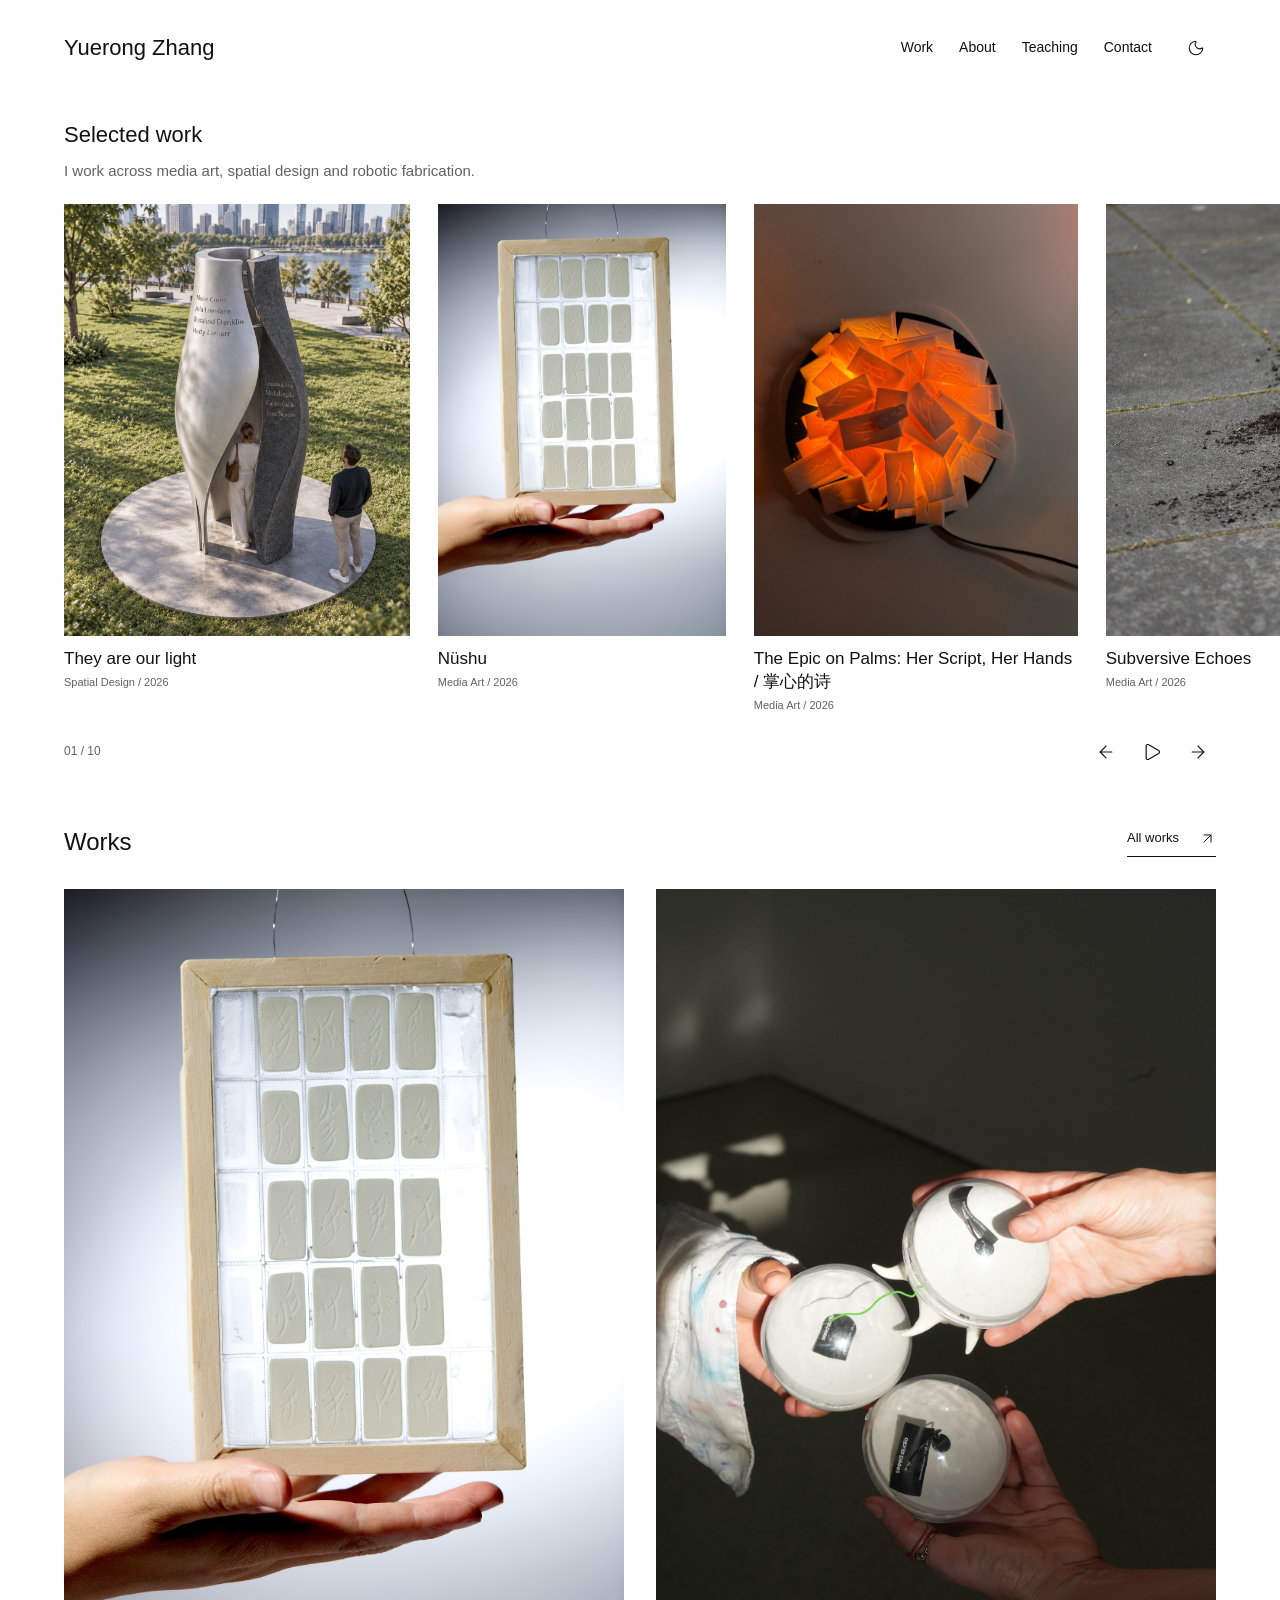
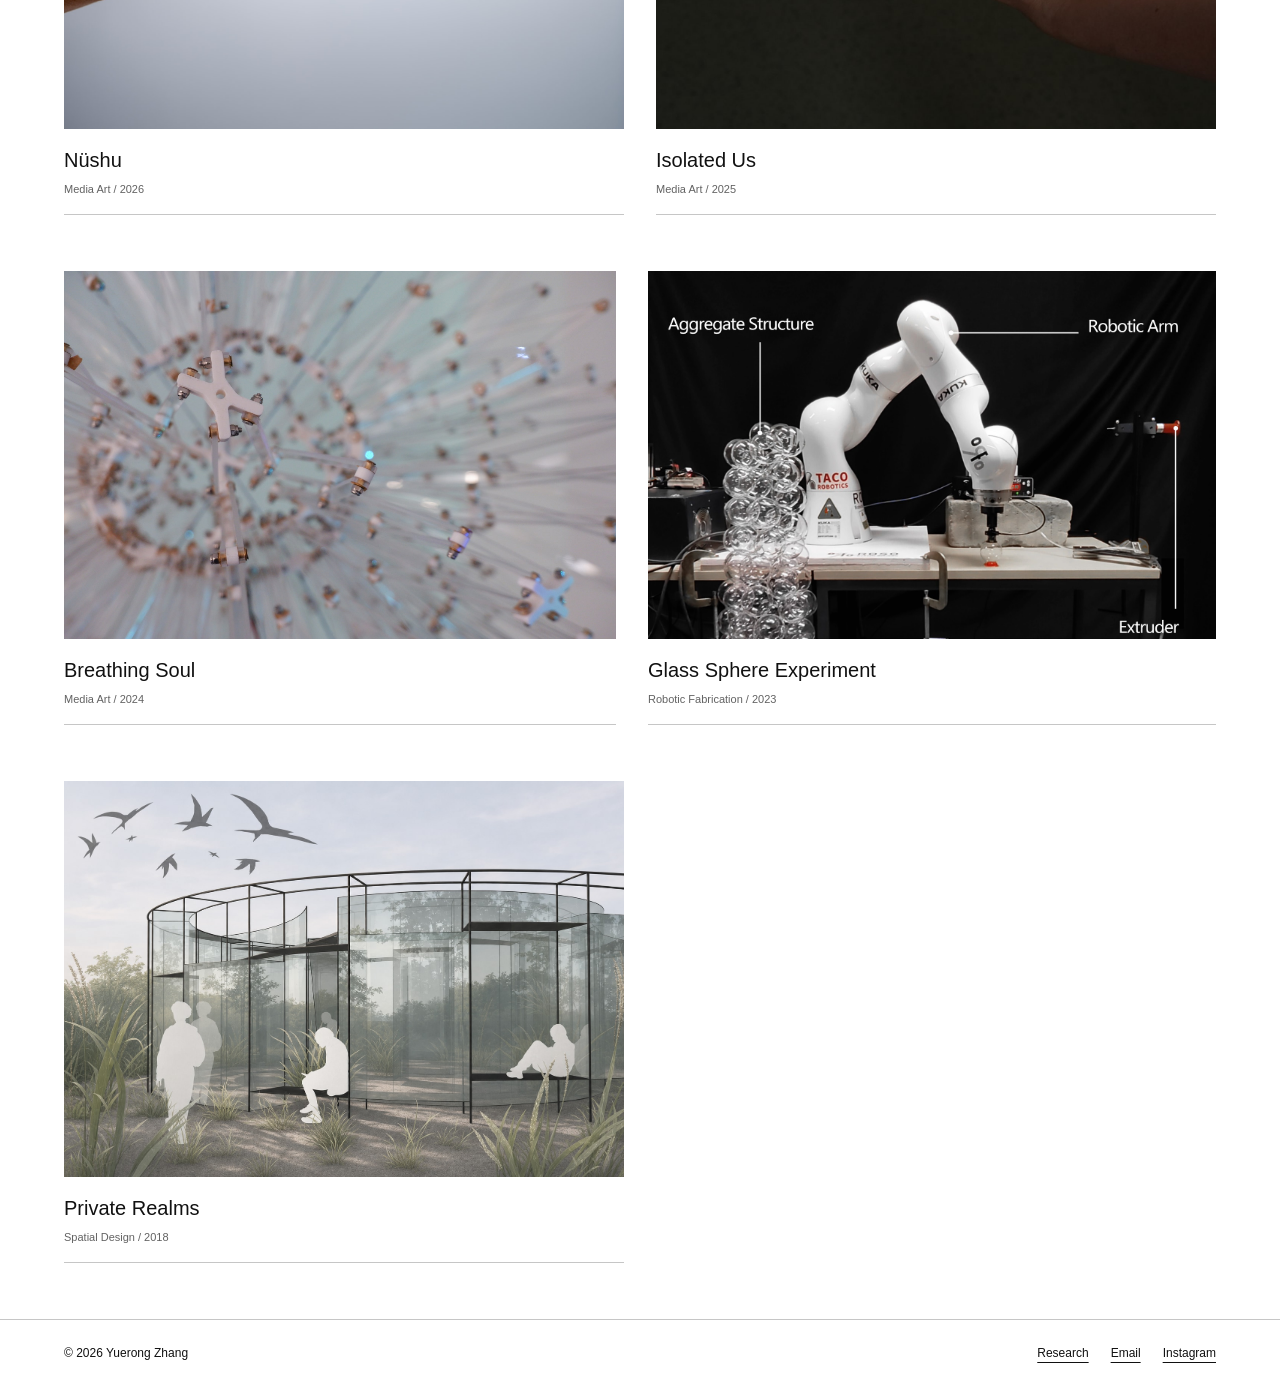
<file: index.html>
<!doctype html>
<html lang="en">
<head>
  <meta charset="utf-8">
  <meta name="viewport" content="width=device-width, initial-scale=1">
  <meta name="description" content="I work across media art, spatial design and robotic fabrication. Yuerong Zhang, based in Weimar.">
  <meta name="theme-color" content="#ffffff">
  <title>Yuerong Zhang</title>
  <link rel="icon" href="assets/favicon.svg" type="image/svg+xml">
  <script src="assets/js/theme.js?v=theme-2"></script>
  <link rel="stylesheet" href="assets/css/style.css?v=portfolio-16">
  <link rel="stylesheet" href="assets/css/compact.css?v=portfolio-update-9">
  <link rel="stylesheet" href="assets/css/theme.css?v=theme-2">
  <script defer src="assets/js/lucide.min.js"></script>
  <script defer src="assets/js/projects.js?v=private-realms-17"></script>
  <script defer src="assets/js/main.js?v=portfolio-18"></script>
</head>
<body data-page="home">
  <a class="skip" href="#main">Skip to content</a>
  <div data-site-header></div>
  <main id="main">
    <section class="hero" aria-labelledby="hero-title" aria-roledescription="carousel">
      <div class="hero-copy"><h1 id="hero-title">Selected work</h1><p class="hero-intro">I work across media art, spatial design and robotic fabrication.</p></div>
      <div class="hero-art" id="hero-art" role="list" tabindex="0" aria-label="Project gallery"></div>
      <div class="hero-bottom">
        <span class="mono" id="hero-counter" aria-live="polite">01 / 10</span>
        <div class="carousel-controls">
          <button class="icon-button" id="hero-prev" type="button" aria-label="Previous project" title="Previous project"><i data-lucide="arrow-left"></i></button>
          <button class="icon-button" id="hero-play" type="button" aria-label="Play slideshow" title="Play slideshow" aria-pressed="false"><i data-lucide="play"></i></button>
          <button class="icon-button" id="hero-next" type="button" aria-label="Next project" title="Next project"><i data-lucide="arrow-right"></i></button>
        </div>
      </div>
    </section>
    <section class="section paper" id="work" aria-labelledby="work-title">
      <div class="section-top"><h2 id="work-title">Works</h2><a class="text-link" href="work.html">All works <i data-lucide="arrow-up-right"></i></a></div>
      <div class="project-grid" data-project-grid="featured"></div>
      <noscript><p><a href="about.html">About my practice</a></p></noscript>
    </section>
  </main>
  <div data-site-footer></div>
</body>
</html>
</file>
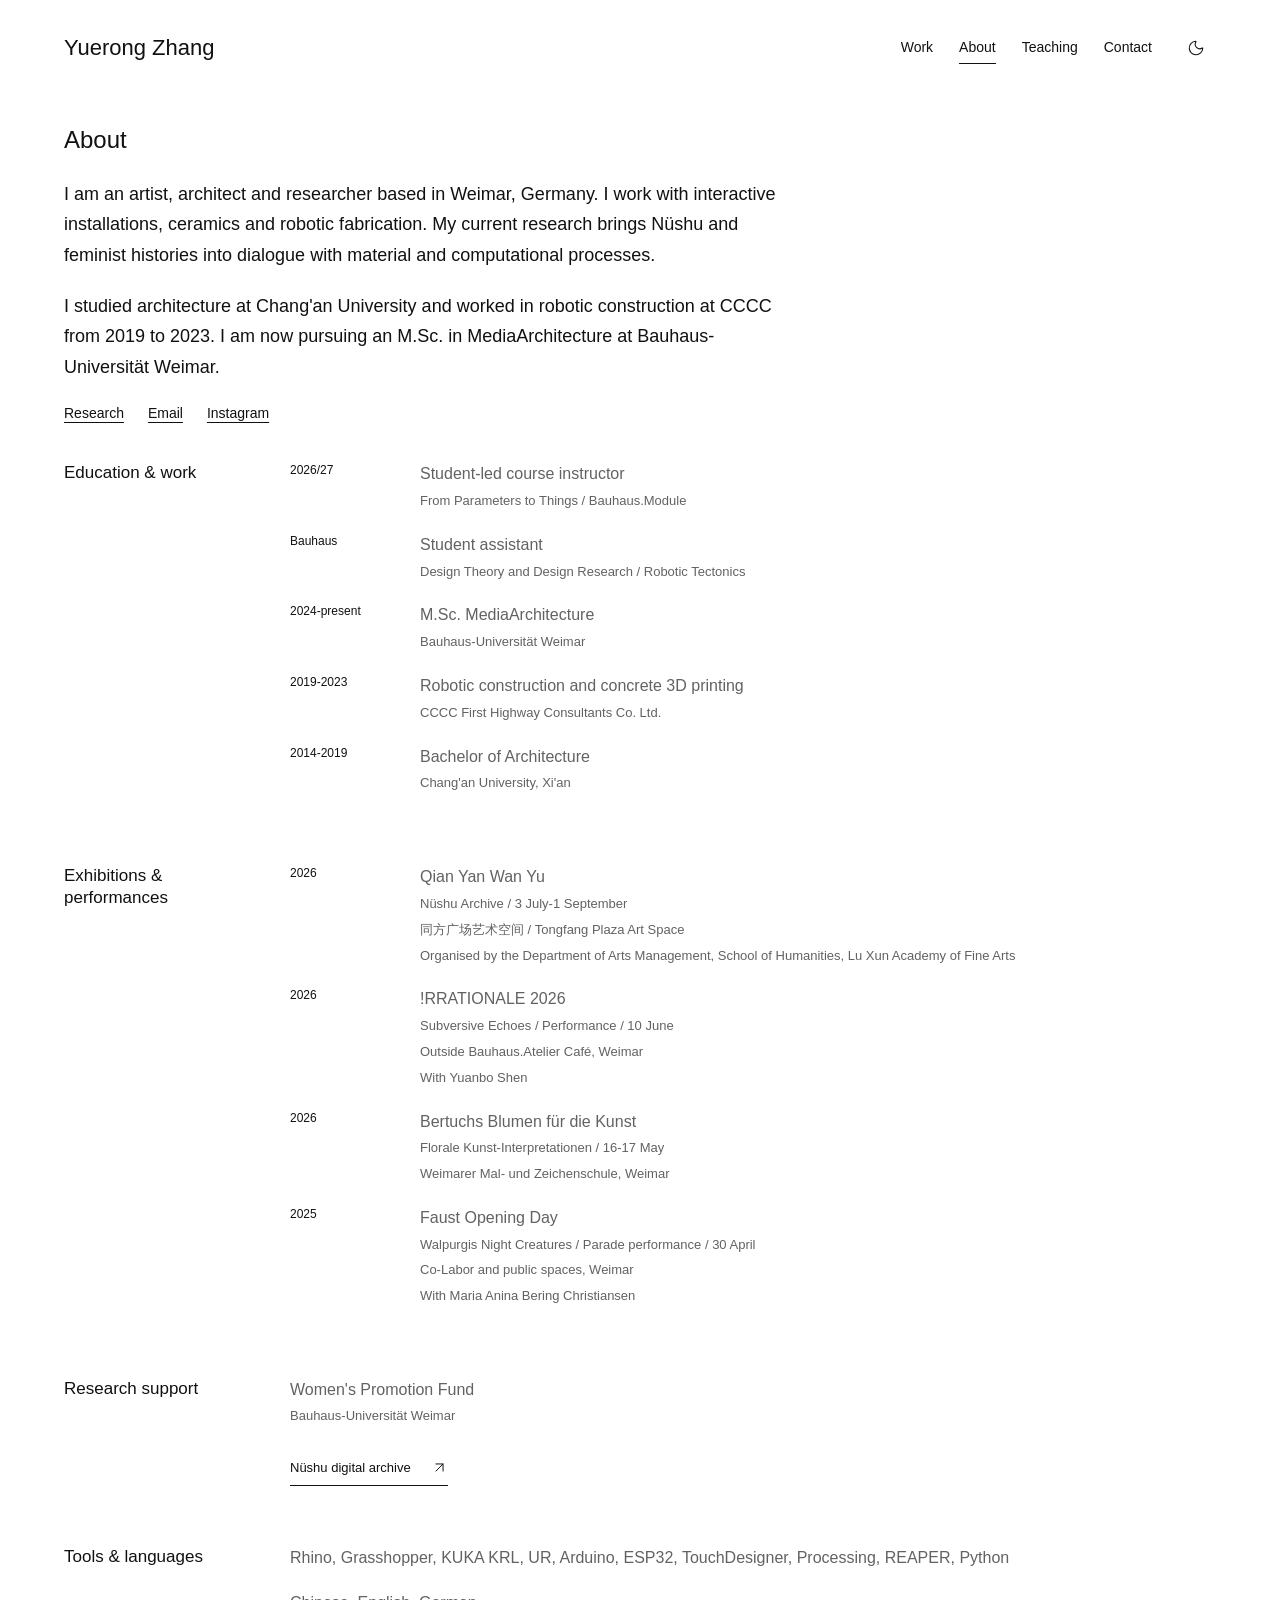
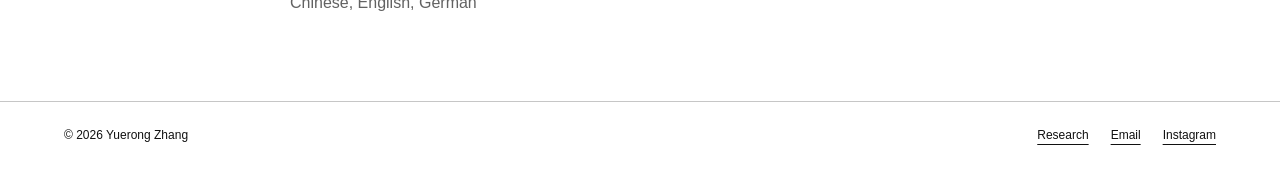
<file: about.html>
<!doctype html>
<html lang="en">
<head>
  <meta charset="utf-8">
  <meta name="viewport" content="width=device-width, initial-scale=1">
  <meta name="theme-color" content="#ffffff">
  <meta name="description" content="I am an artist, architect and researcher based in Weimar. About Yuerong Zhang.">
  <title>About | Yuerong Zhang</title>
  <link rel="icon" href="assets/favicon.svg">
  <script src="assets/js/theme.js?v=theme-2"></script>
  <link rel="stylesheet" href="assets/css/style.css?v=portfolio-16">
  <link rel="stylesheet" href="assets/css/compact.css?v=portfolio-update-9">
  <link rel="stylesheet" href="assets/css/theme.css?v=theme-2">
  <script defer src="assets/js/lucide.min.js"></script>
  <script defer src="assets/js/projects.js?v=private-realms-17"></script>
  <script defer src="assets/js/main.js?v=portfolio-18"></script>
</head>
<body data-page="profile">
  <a class="skip" href="#main">Skip to content</a>
  <div data-site-header></div>
  <main id="main">
    <section class="about-intro">
      <h1>About</h1>
      <p>I am an artist, architect and researcher based in Weimar, Germany. I work with interactive installations, ceramics and robotic fabrication. My current research brings Nüshu and feminist histories into dialogue with material and computational processes.</p>
      <p>I studied architecture at Chang'an University and worked in robotic construction at CCCC from 2019 to 2023. I am now pursuing an M.Sc. in MediaArchitecture at Bauhaus-Universität Weimar.</p>
      <p class="about-links"><a href="research.html">Research</a><a href="mailto:roselynzyr@gmail.com">Email</a><a href="https://www.instagram.com/zhang_yuerong_521/" target="_blank" rel="noopener noreferrer">Instagram</a></p>
    </section>
    <div class="section paper about-cv">
      <section class="content-row"><h2>Education &amp; work</h2><div class="timeline">
        <div><span class="mono">2026/27</span><p>Student-led course instructor<br><small><a href="teaching.html">From Parameters to Things / Bauhaus.Module</a></small></p></div>
        <div><span class="mono">Bauhaus</span><p>Student assistant<br><small>Design Theory and Design Research / Robotic Tectonics</small></p></div>
        <div><span class="mono">2024-present</span><p>M.Sc. MediaArchitecture<br><small>Bauhaus-Universität Weimar</small></p></div>
        <div><span class="mono">2019-2023</span><p>Robotic construction and concrete 3D printing<br><small>CCCC First Highway Consultants Co. Ltd.</small></p></div>
        <div><span class="mono">2014-2019</span><p>Bachelor of Architecture<br><small>Chang'an University, Xi'an</small></p></div>
      </div></section>
      <section class="content-row" id="exhibitions"><h2>Exhibitions &amp; performances</h2><div class="timeline">
        <div><span class="mono">2026</span><p>Qian Yan Wan Yu<br><small>Nüshu Archive / 3 July-1 September</small><br><small>同方广场艺术空间 / Tongfang Plaza Art Space</small><br><small>Organised by the Department of Arts Management, School of Humanities, Lu Xun Academy of Fine Arts</small></p></div>
        <div><span class="mono">2026</span><p><a href="project.html?id=echo">!RRATIONALE 2026</a><br><small>Subversive Echoes / Performance / 10 June</small><br><small>Outside Bauhaus.Atelier Café, Weimar</small><br><small>With Yuanbo Shen</small></p></div>
        <div><span class="mono">2026</span><p><a href="project.html?id=blumen">Bertuchs Blumen für die Kunst</a><br><small>Florale Kunst-Interpretationen / 16-17 May</small><br><small>Weimarer Mal- und Zeichenschule, Weimar</small></p></div>
        <div><span class="mono">2025</span><p><a href="project.html?id=creatures">Faust Opening Day</a><br><small>Walpurgis Night Creatures / Parade performance / 30 April</small><br><small>Co-Labor and public spaces, Weimar</small><br><small>With Maria Anina Bering Christiansen</small></p></div>
      </div></section>
      <section class="content-row"><h2>Research support</h2><div><p>Women's Promotion Fund<br><small>Bauhaus-Universität Weimar</small></p><div class="inline-links"><a class="text-link" href="https://roselyn-zyr.github.io/Nvshu/" target="_blank" rel="noopener noreferrer">Nüshu digital archive <i data-lucide="arrow-up-right" aria-hidden="true"></i></a></div></div></section>
      <section class="content-row"><h2>Tools &amp; languages</h2><div><p>Rhino, Grasshopper, KUKA KRL, UR, Arduino, ESP32, TouchDesigner, Processing, REAPER, Python</p><p>Chinese, English, German</p></div></section>
    </div>
  </main>
  <div data-site-footer></div>
</body>
</html>
</file>
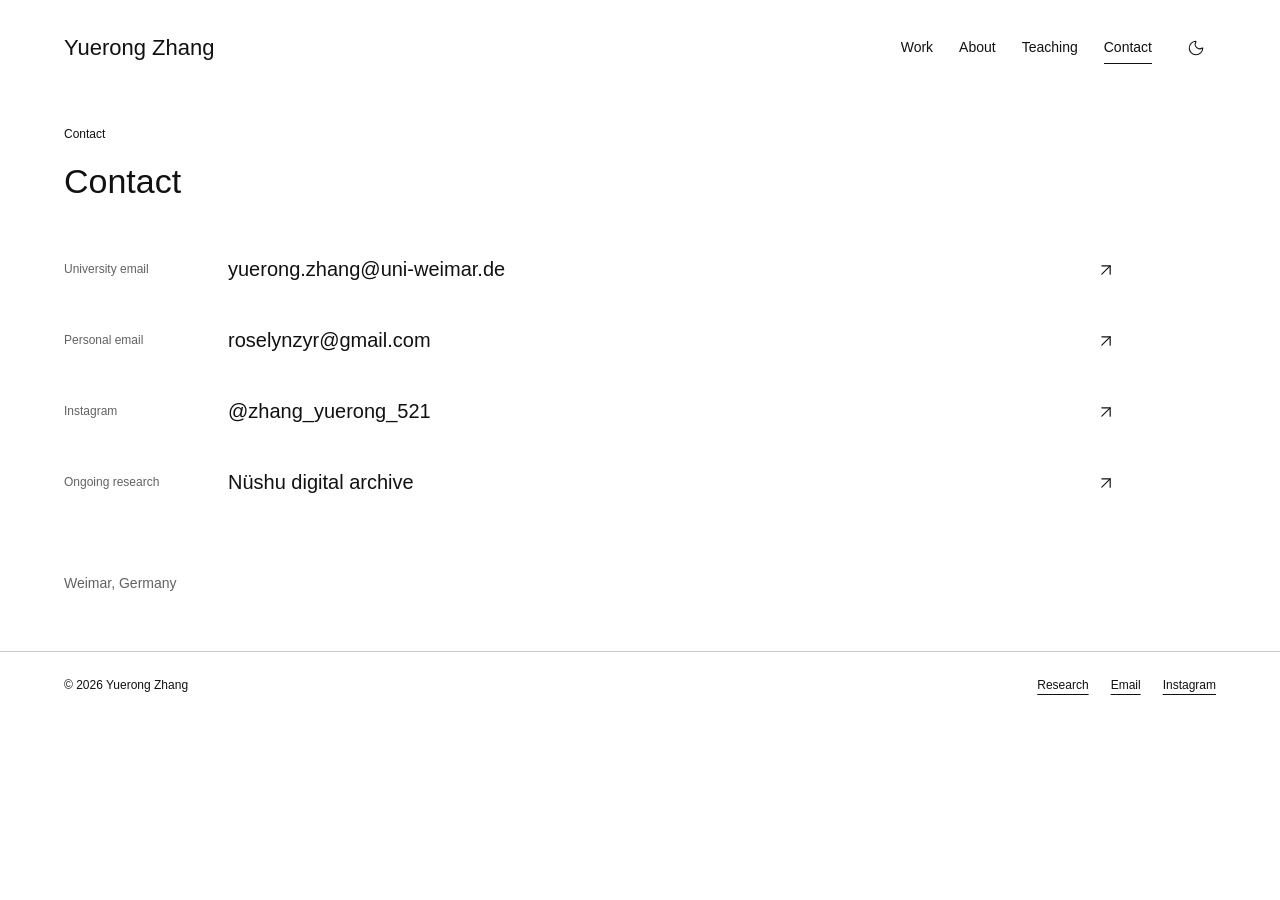
<file: contact.html>
<!doctype html>
<html lang="en"><head><meta charset="utf-8"><meta name="viewport" content="width=device-width, initial-scale=1"><meta name="theme-color" content="#ffffff"><title>Contact | Yuerong Zhang</title><meta name="description" content="Contact Yuerong Zhang for research, exhibitions, teaching and collaboration."><link rel="icon" href="assets/favicon.svg"><script src="assets/js/theme.js?v=theme-2"></script>
  <link rel="stylesheet" href="assets/css/style.css?v=portfolio-16"><link rel="stylesheet" href="assets/css/compact.css?v=portfolio-update-9">
  <link rel="stylesheet" href="assets/css/theme.css?v=theme-2"><script defer src="assets/js/lucide.min.js"></script><script defer src="assets/js/projects.js?v=private-realms-17"></script><script defer src="assets/js/main.js?v=portfolio-18"></script></head><body data-page="contact"><a class="skip" href="#main">Skip to content</a><div data-site-header></div><main id="main"><section class="page-intro"><p class="eyebrow">Contact</p><h1>Contact</h1></section><section class="section paper contact-list" aria-label="Contact details"><a href="mailto:yuerong.zhang@uni-weimar.de"><span class="eyebrow">University email</span><span>yuerong.zhang@uni-weimar.de</span><i data-lucide="arrow-up-right"></i></a><a href="mailto:roselynzyr@gmail.com"><span class="eyebrow">Personal email</span><span>roselynzyr@gmail.com</span><i data-lucide="arrow-up-right"></i></a><a href="https://www.instagram.com/zhang_yuerong_521/" target="_blank" rel="noopener noreferrer"><span class="eyebrow">Instagram</span><span>@zhang_yuerong_521</span><i data-lucide="arrow-up-right"></i></a><a href="https://roselyn-zyr.github.io/Nvshu/" target="_blank" rel="noopener noreferrer"><span class="eyebrow">Ongoing research</span><span>Nüshu digital archive</span><i data-lucide="arrow-up-right"></i></a><p class="location">Weimar, Germany</p></section></main><div data-site-footer></div></body></html>
</file>
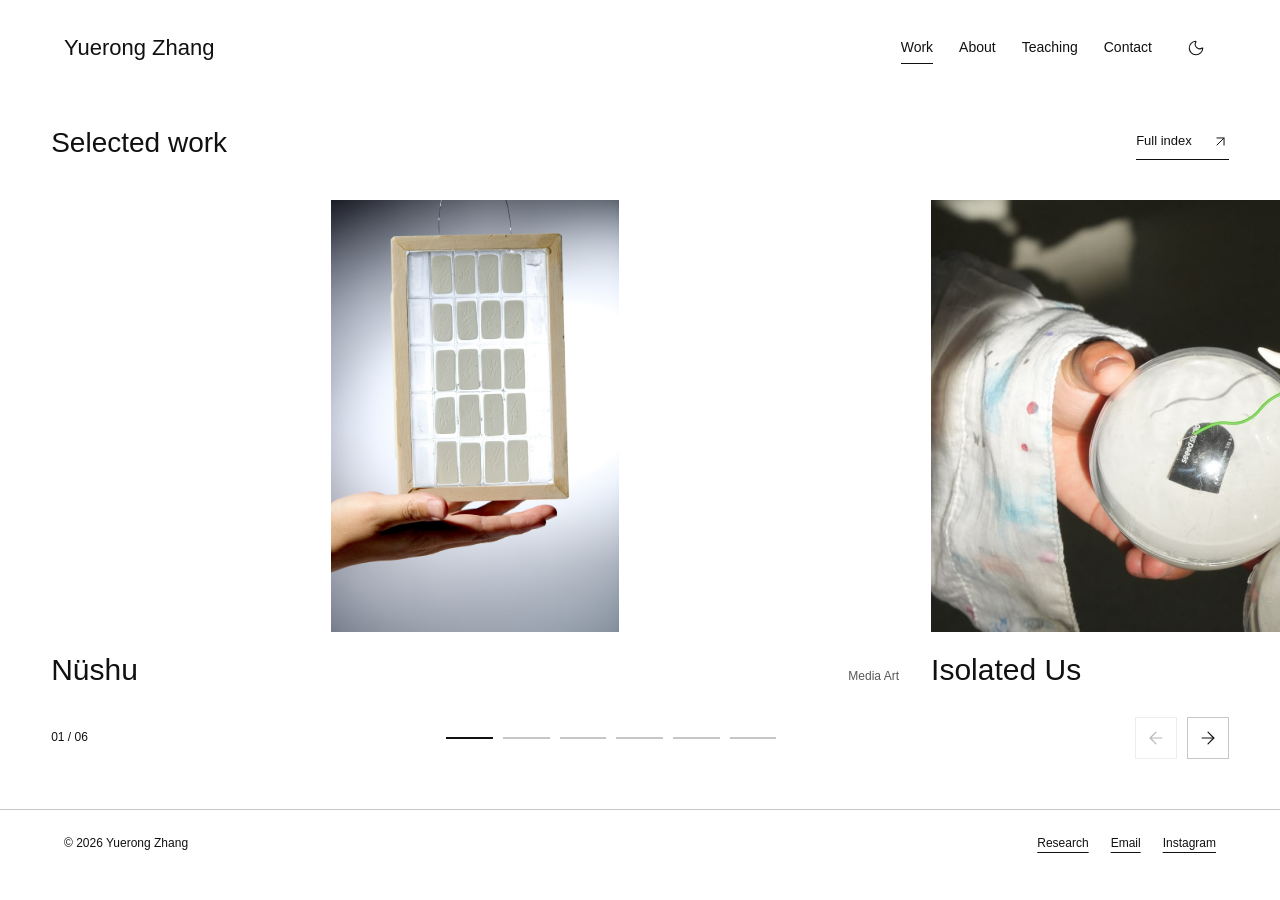
<file: gallery.html>
<!doctype html>
<html lang="en"><head><meta charset="utf-8"><meta name="viewport" content="width=device-width, initial-scale=1"><meta name="theme-color" content="#ffffff"><title>Horizontal Gallery | Yuerong Zhang</title><meta name="description" content="A horizontal gallery of selected work by Yuerong Zhang."><link rel="icon" href="assets/favicon.svg"><script src="assets/js/theme.js?v=theme-2"></script>
  <link rel="stylesheet" href="assets/css/style.css?v=portfolio-16"><link rel="stylesheet" href="assets/css/compact.css?v=portfolio-update-9">
  <link rel="stylesheet" href="assets/css/theme.css?v=theme-2"><script defer src="assets/js/lucide.min.js"></script><script defer src="assets/js/projects.js?v=private-realms-17"></script><script defer src="assets/js/main.js?v=portfolio-18"></script></head><body data-page="gallery"><a class="skip" href="#main">Skip to content</a><div data-site-header></div><main id="main"><section class="gallery-intro"><div><h1>Selected work</h1></div><a class="text-link" href="work.html">Full index <i data-lucide="arrow-up-right"></i></a></section><div class="exhibition-rail" id="exhibition-rail" role="region" aria-label="Selected projects" tabindex="0"></div><noscript><p>Enable JavaScript to browse the gallery.</p></noscript><div class="exhibition-toolbar"><span class="mono" id="exhibition-counter" aria-live="polite"></span><div id="exhibition-dots" class="exhibition-dots" role="group" aria-label="Choose project"></div><div class="carousel-controls"><button class="icon-button" id="gallery-prev" type="button" aria-label="Previous project" title="Previous project"><i data-lucide="arrow-left"></i></button><button class="icon-button" id="gallery-next" type="button" aria-label="Next project" title="Next project"><i data-lucide="arrow-right"></i></button></div></div></main><div data-site-footer></div></body></html>
</file>
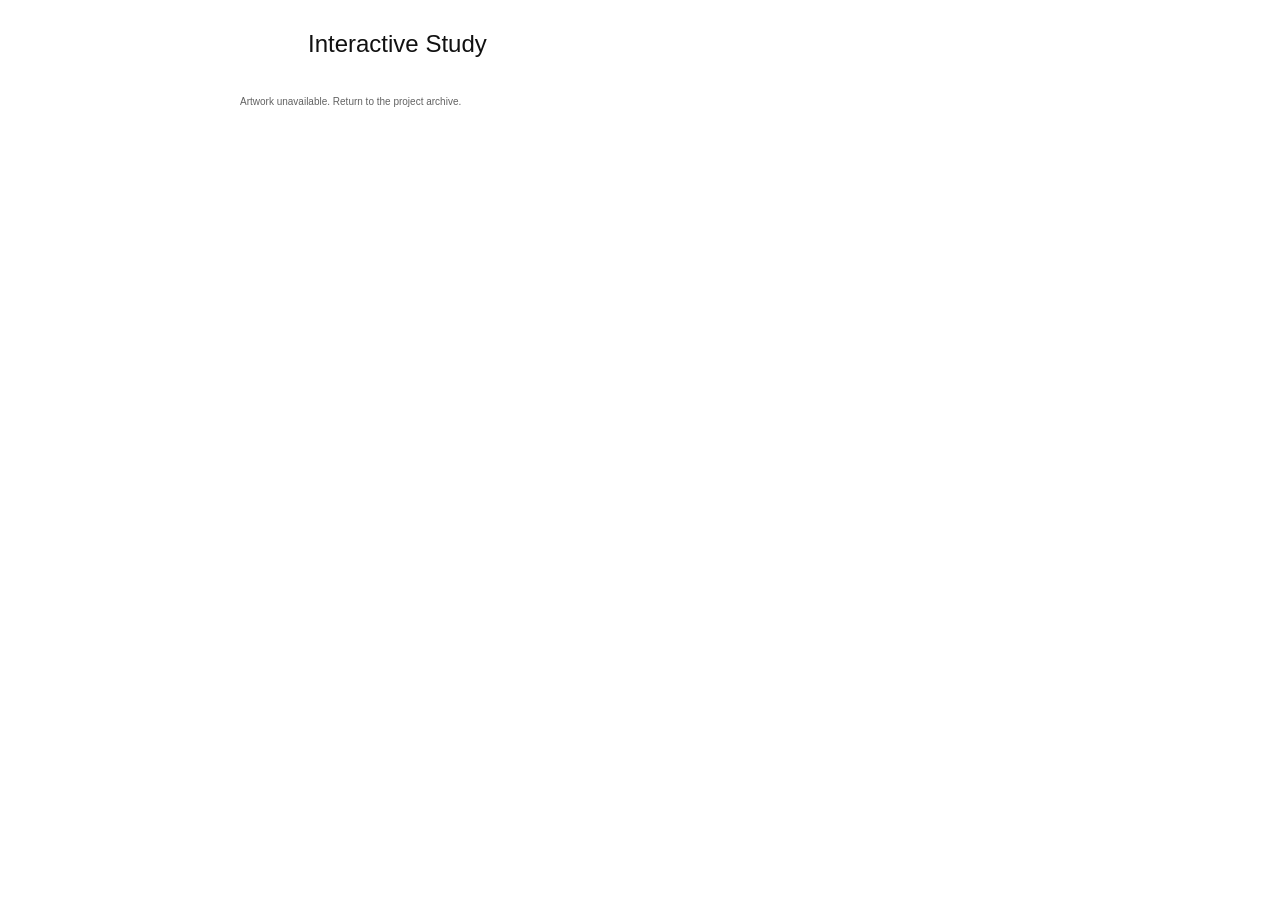
<file: interactive.html>
<!doctype html>
<html lang="en">
<head>
  <meta charset="utf-8">
  <meta name="viewport" content="width=device-width, initial-scale=1">
  <meta name="referrer" content="no-referrer">
  <title>Interactive Study | Yuerong Zhang</title>
  <link rel="icon" href="assets/favicon.svg" type="image/svg+xml">
  <link rel="stylesheet" href="assets/css/interactive.css?v=editorial-1">
  <script>if (new URLSearchParams(location.search).has('embed')) document.documentElement.classList.add('embedded');</script>
  <script defer src="assets/js/vendor/p5.min.js"></script>
  <script defer src="assets/js/lucide.min.js"></script>
  <script defer src="assets/js/sketch-assets.js?v=browser-studies-1"></script>
  <script defer src="assets/js/interactive.js?v=hand-scenes-2"></script>
</head>
<body>
  <header class="standalone-header"><a id="back-link" href="work.html" aria-label="Back to project"><i data-lucide="arrow-left" aria-hidden="true"></i></a><h1 id="sketch-title">Interactive Study</h1></header>
  <main id="study">
    <div class="study-toolbar" role="group" aria-label="Artwork controls">
      <div class="study-controls">
        <button id="camera" class="camera-button" type="button" title="Enable camera" hidden><i data-lucide="camera" aria-hidden="true"></i><span>Camera</span></button>
        <button id="sample" type="button" aria-label="Next sample image" title="Next sample image" hidden><i data-lucide="images" aria-hidden="true"></i></button>
        <button id="pause" type="button" aria-label="Pause artwork" title="Pause artwork" aria-pressed="false"><i data-lucide="pause" aria-hidden="true"></i></button>
        <button id="reset" type="button" aria-label="Reset artwork" title="Reset artwork"><i data-lucide="rotate-ccw" aria-hidden="true"></i></button>
        <button id="save" type="button" aria-label="Save image" title="Save image"><i data-lucide="download" aria-hidden="true"></i></button>
      </div>
      <p id="study-status" role="status">Loading artwork</p>
    </div>
    <div id="canvas-host"></div>
    <noscript><p>JavaScript is required for this artwork.</p></noscript>
  </main>
</body>
</html>
</file>
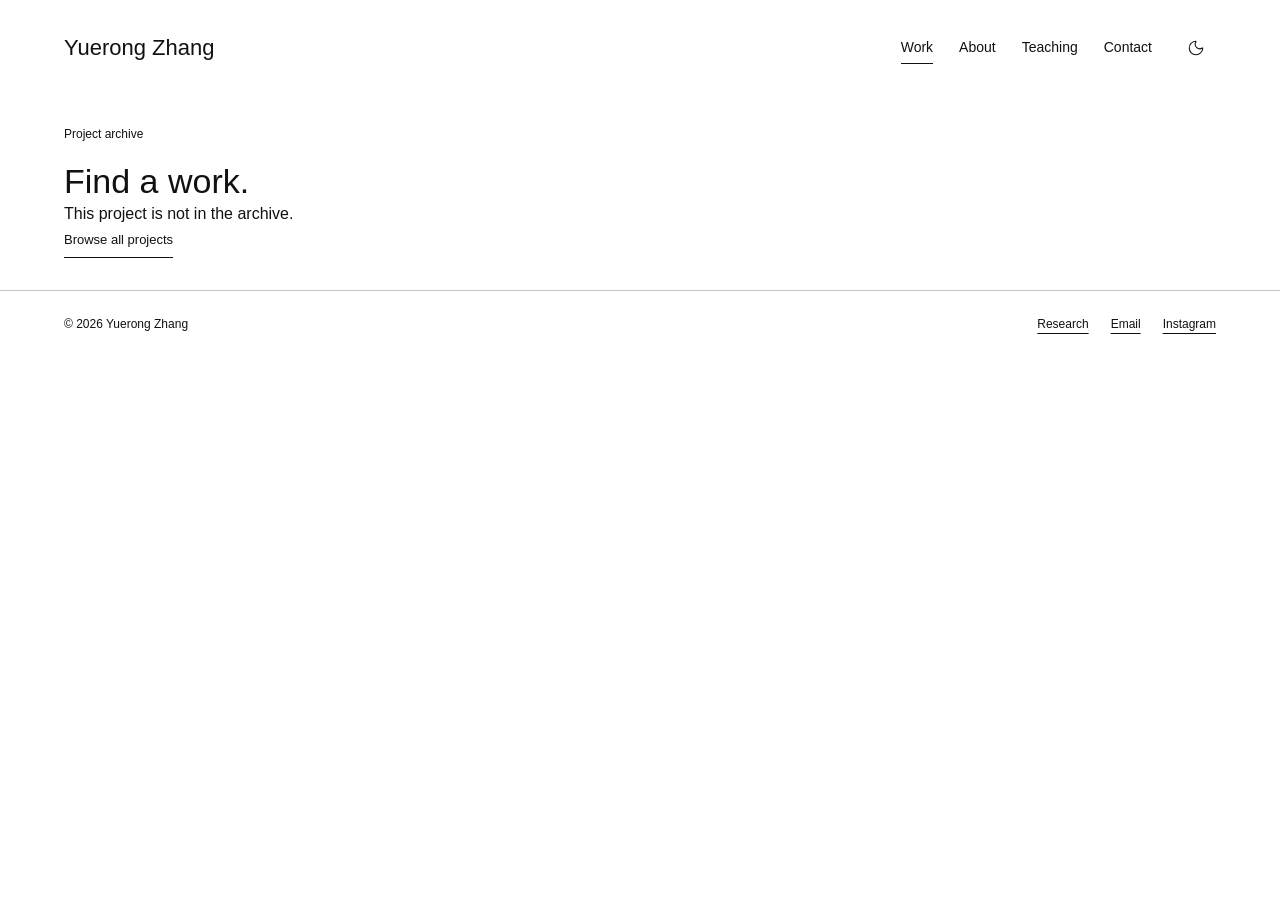
<file: project.html>
<!doctype html>
<html lang="en"><head><meta charset="utf-8"><meta name="viewport" content="width=device-width, initial-scale=1"><meta name="theme-color" content="#ffffff"><title>Project | Yuerong Zhang</title><meta name="description" content="Project documentation by Yuerong Zhang."><link rel="icon" href="assets/favicon.svg"><script src="assets/js/theme.js?v=theme-2"></script>
  <link rel="stylesheet" href="assets/css/style.css?v=portfolio-16"><link rel="stylesheet" href="assets/css/compact.css?v=portfolio-update-9">
  <link rel="stylesheet" href="assets/css/theme.css?v=theme-2"><script defer src="assets/js/lucide.min.js"></script><script defer src="assets/js/projects.js?v=private-realms-17"></script><script defer src="assets/js/main.js?v=portfolio-18"></script><link rel="stylesheet" href="assets/css/hand-scenes.css?v=hand-scenes-2"><script defer src="assets/js/hand-scenes.js?v=hand-scenes-2"></script></head><body data-page="project"><a class="skip" href="#main">Skip to content</a><div data-site-header></div><main id="main"><article id="project"><noscript><section class="page-intro"><h1>Project archive</h1><p>Enable JavaScript to read project details.</p><a class="text-link" href="work.html">All projects</a></section></noscript></article></main><div data-site-footer></div><dialog class="lightbox" id="lightbox" aria-label="Project image"><form method="dialog"><button class="icon-button" aria-label="Close image" title="Close image"><i data-lucide="x"></i></button></form><img alt="" id="lightbox-image"></dialog></body></html>
</file>
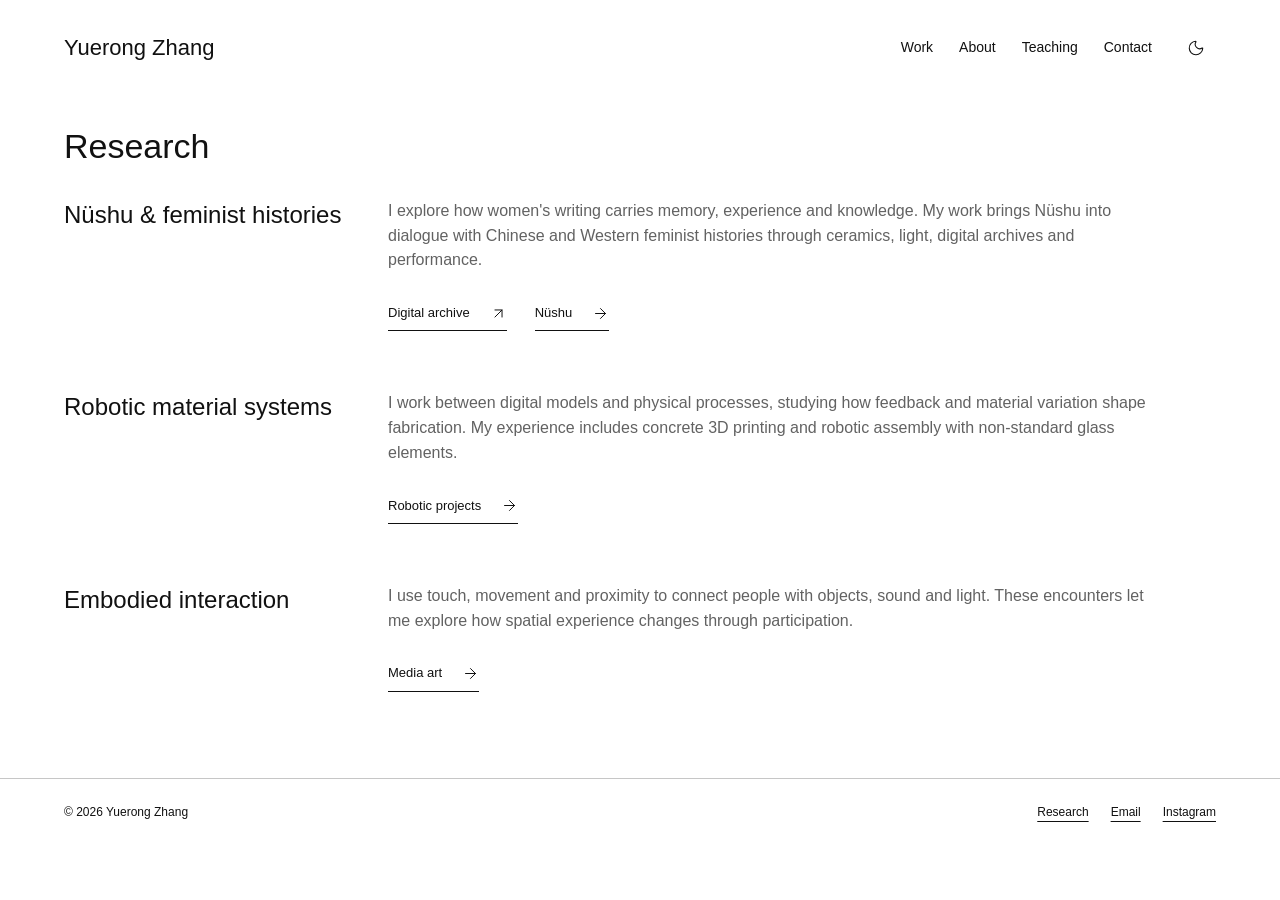
<file: research.html>
<!doctype html>
<html lang="en">
<head>
  <meta charset="utf-8">
  <meta name="viewport" content="width=device-width, initial-scale=1">
  <meta name="theme-color" content="#ffffff">
  <meta name="description" content="My research connects Nüshu, feminist histories, robotic material systems and embodied interaction.">
  <title>Research | Yuerong Zhang</title>
  <link rel="icon" href="assets/favicon.svg">
  <script src="assets/js/theme.js?v=theme-2"></script>
  <link rel="stylesheet" href="assets/css/style.css?v=portfolio-16">
  <link rel="stylesheet" href="assets/css/compact.css?v=portfolio-update-9">
  <link rel="stylesheet" href="assets/css/theme.css?v=theme-2">
  <script defer src="assets/js/lucide.min.js"></script>
  <script defer src="assets/js/projects.js?v=private-realms-17"></script>
  <script defer src="assets/js/main.js?v=portfolio-18"></script>
</head>
<body data-page="research">
  <a class="skip" href="#main">Skip to content</a><div data-site-header></div>
  <main id="main">
    <section class="page-intro"><h1>Research</h1></section>
    <div class="section paper research-content">
      <section class="content-row" id="nushu"><h2>Nüshu &amp; feminist histories</h2><div><p>I explore how women's writing carries memory, experience and knowledge. My work brings Nüshu into dialogue with Chinese and Western feminist histories through ceramics, light, digital archives and performance.</p><div class="inline-links"><a class="text-link" href="https://roselyn-zyr.github.io/Nvshu/" target="_blank" rel="noopener noreferrer">Digital archive <i data-lucide="arrow-up-right"></i></a><a class="text-link" href="project.html?id=nushu">Nüshu <i data-lucide="arrow-right"></i></a></div></div></section>
      <section class="content-row" id="robotics"><h2>Robotic material systems</h2><div><p>I work between digital models and physical processes, studying how feedback and material variation shape fabrication. My experience includes concrete 3D printing and robotic assembly with non-standard glass elements.</p><a class="text-link" href="work.html#robotic">Robotic projects <i data-lucide="arrow-right"></i></a></div></section>
      <section class="content-row" id="interaction"><h2>Embodied interaction</h2><div><p>I use touch, movement and proximity to connect people with objects, sound and light. These encounters let me explore how spatial experience changes through participation.</p><a class="text-link" href="work.html#media">Media art <i data-lucide="arrow-right"></i></a></div></section>
    </div>
  </main>
  <div data-site-footer></div>
</body>
</html>
</file>
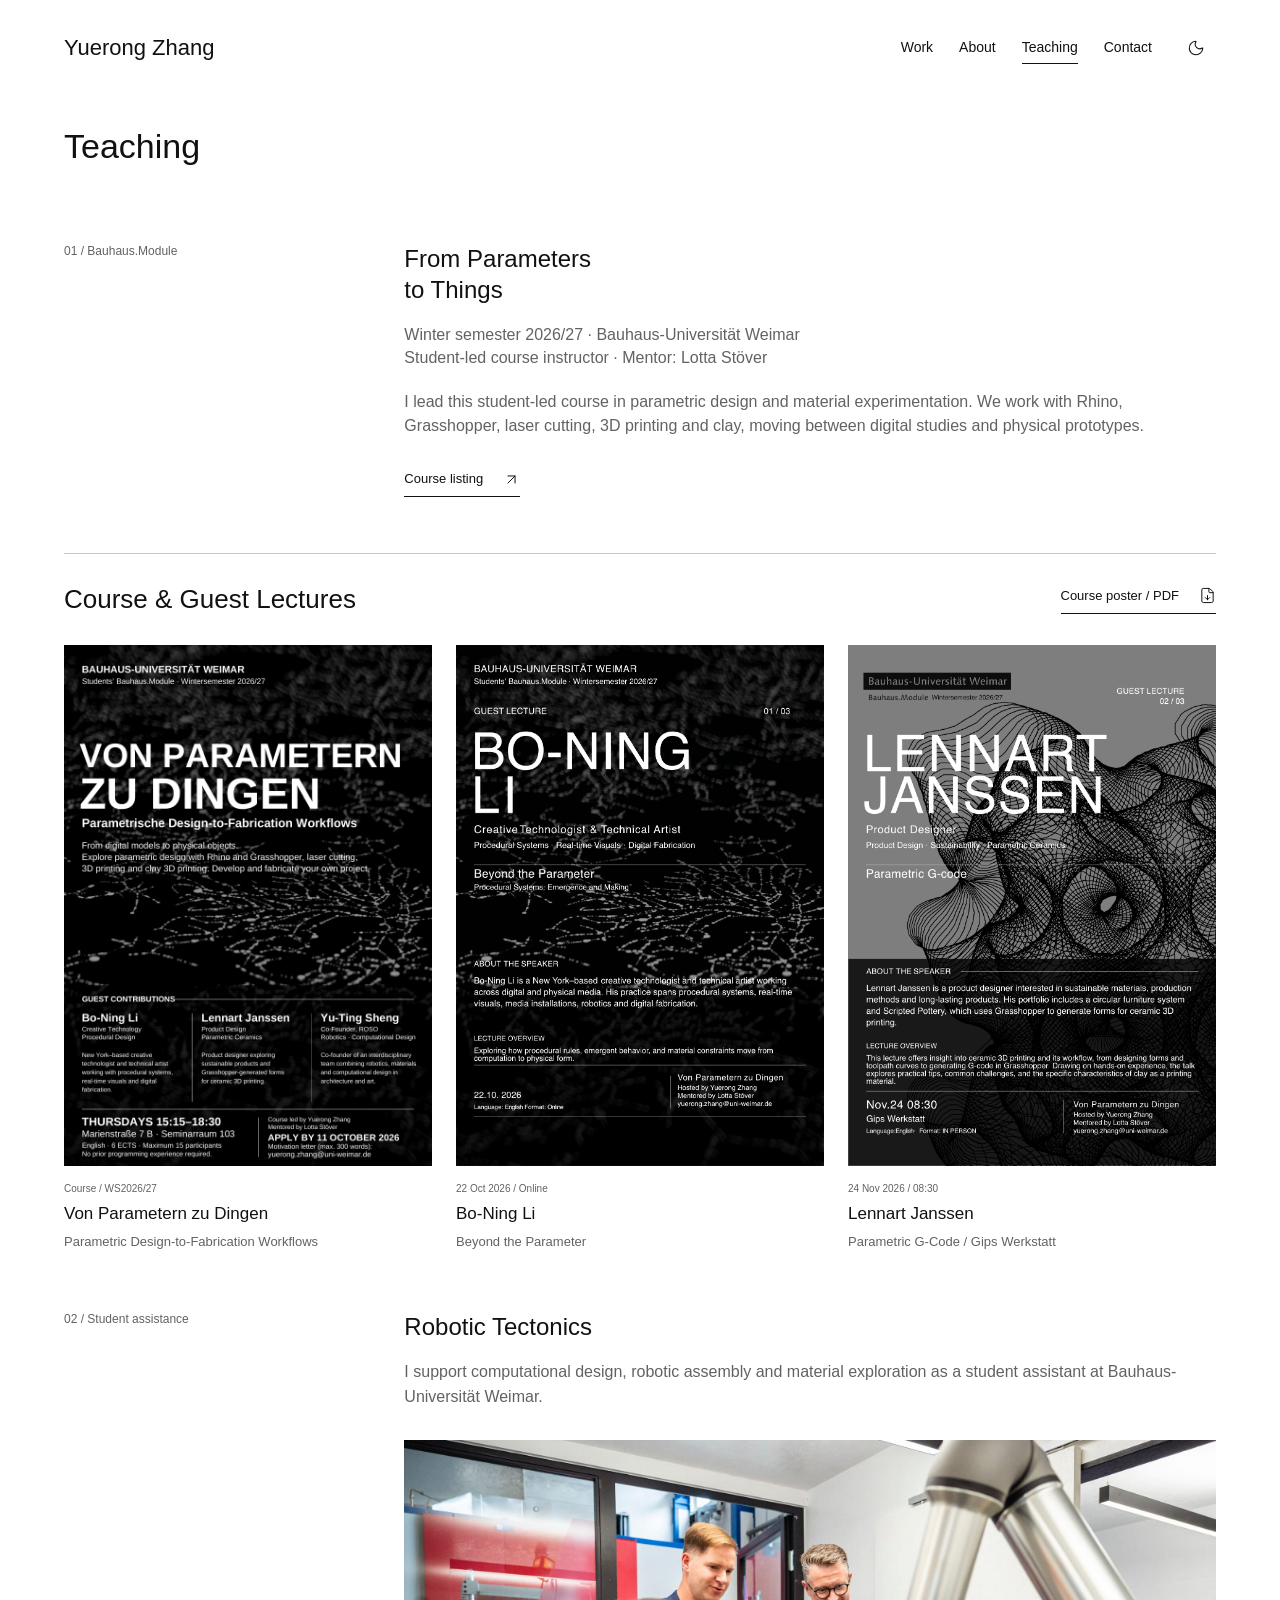
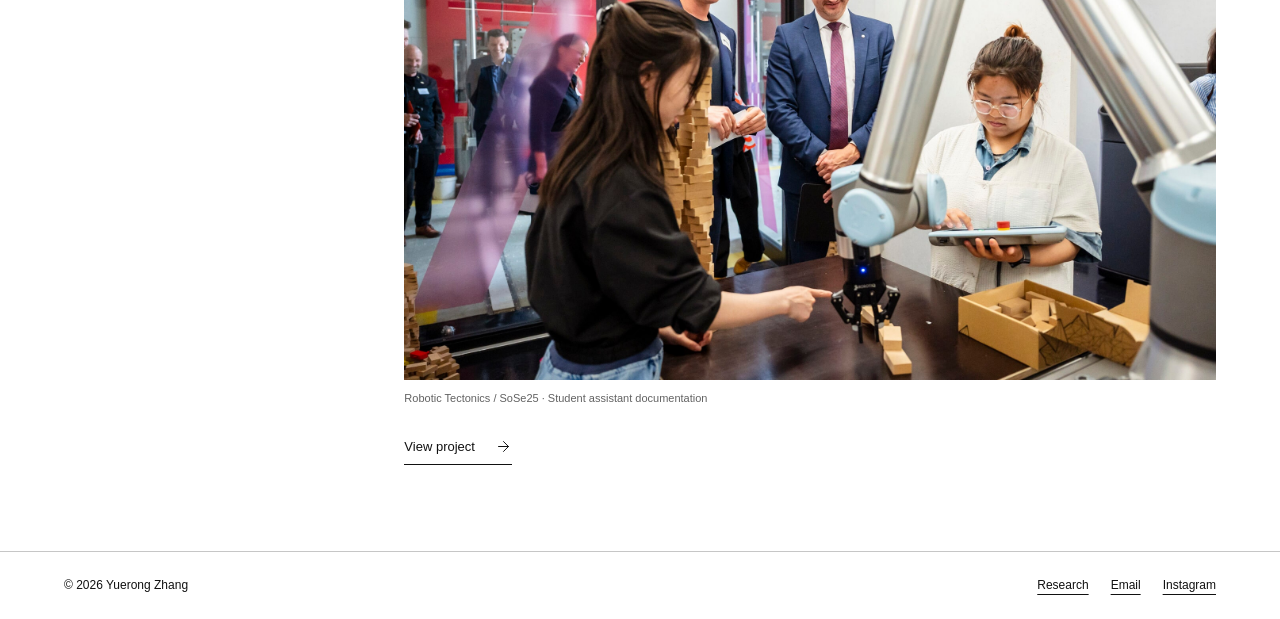
<file: teaching.html>
<!doctype html>
<html lang="en">
<head>
  <meta charset="utf-8">
  <meta name="viewport" content="width=device-width, initial-scale=1">
  <meta name="theme-color" content="#ffffff">
  <title>Teaching | Yuerong Zhang</title>
  <meta name="description" content="From Parameters to Things. Teaching parametric design and material experimentation at Bauhaus-Universität Weimar.">
  <link rel="icon" href="assets/favicon.svg">
  <script src="assets/js/theme.js?v=theme-2"></script>
  <link rel="stylesheet" href="assets/css/style.css?v=portfolio-16"><link rel="stylesheet" href="assets/css/compact.css?v=portfolio-update-9">
  <link rel="stylesheet" href="assets/css/theme.css?v=theme-2">
  <script defer src="assets/js/lucide.min.js"></script>
  <script defer src="assets/js/projects.js?v=private-realms-17"></script>
  <script defer src="assets/js/main.js?v=portfolio-18"></script>
</head>
<body data-page="teaching">
  <a class="skip" href="#main">Skip to content</a>
  <div data-site-header></div>
  <main id="main">
    <section class="page-intro">
      <h1>Teaching</h1>
    </section>
    <div class="section paper">
      <section class="content-row" id="bauhaus-module">
        <p class="eyebrow">01 / Bauhaus.Module</p>
        <div>
          <h2>From Parameters<br><em>to Things</em></h2>
          <p class="mono">Winter semester 2026/27 · Bauhaus-Universität Weimar<br>Student-led course instructor · Mentor: Lotta Stöver</p>
          <p>I lead this student-led course in parametric design and material experimentation. We work with Rhino, Grasshopper, laser cutting, 3D printing and clay, moving between digital studies and physical prototypes.</p>
          <a class="text-link" href="https://bison.uni-weimar.de/qisserver/rds?state=verpublish&amp;status=init&amp;vmfile=no&amp;publishid=72360&amp;moduleCall=webInfo&amp;publishConfFile=webInfo&amp;publishSubDir=veranstaltung" target="_blank" rel="noopener noreferrer">Course listing <i data-lucide="arrow-up-right"></i></a>
        </div>
        <section class="course-posters" aria-labelledby="course-posters-title">
          <div class="course-posters-header">
            <h3 id="course-posters-title">Course &amp; Guest Lectures</h3>
            <a class="text-link" href="assets/documents/bauhaus-module-ws2026-27-poster.pdf" target="_blank" rel="noopener noreferrer" title="Open course poster PDF">Course poster / PDF <i data-lucide="file-down"></i></a>
          </div>
          <div class="course-poster-grid">
            <figure>
              <button class="documentation-image" type="button" aria-label="Enlarge course poster: Von Parametern zu Dingen">
                <img src="assets/images/bauhaus-module-course-poster.jpg" width="1556" height="2200" loading="lazy" alt="Course poster for Von Parametern zu Dingen, the winter semester 2026/27 Bauhaus.Module led by Yuerong Zhang and mentored by Lotta Stöver.">
              </button>
              <figcaption><span class="mono">Course / WS2026/27</span><strong>Von Parametern zu Dingen</strong><span>Parametric Design-to-Fabrication Workflows</span></figcaption>
            </figure>
            <figure>
              <button class="documentation-image" type="button" aria-label="Enlarge guest lecture poster: Bo-Ning Li">
                <img src="assets/images/bauhaus-module-bo-ning-li.jpg" width="1191" height="1684" loading="lazy" alt="Bo-Ning Li guest lecture poster: Beyond the Parameter, Procedural Systems, Emergence and Making, 22 October 2026, online.">
              </button>
              <figcaption><span class="mono"><time datetime="2026-10-22">22 Oct 2026</time> / Online</span><strong>Bo-Ning Li</strong><span>Beyond the Parameter</span></figcaption>
            </figure>
            <figure>
              <button class="documentation-image" type="button" aria-label="Enlarge guest lecture poster: Lennart Janssen">
                <img src="assets/images/bauhaus-module-lennart-janssen.jpg" width="1191" height="1684" loading="lazy" alt="Lennart Janssen guest lecture poster: Parametric G-Code, 24 November 2026 at 08:30, Gips Werkstatt, in person.">
              </button>
              <figcaption><span class="mono"><time datetime="2026-11-24T08:30">24 Nov 2026 / 08:30</time></span><strong>Lennart Janssen</strong><span>Parametric G-Code / Gips Werkstatt</span></figcaption>
            </figure>
          </div>
        </section>
      </section>
      <section class="content-row">
        <p class="eyebrow">02 / Student assistance</p>
        <div>
          <h2>Robotic Tectonics</h2>
          <p>I support computational design, robotic assembly and material exploration as a student assistant at Bauhaus-Universität Weimar.</p>
          <figure class="assistance-documentation">
            <img src="assets/images/hiwi-sose25.jpg" alt="Robotic assembly demonstration with a UR robot, a handheld controller and timber blocks in the workshop." width="2048" height="1362" loading="lazy">
            <figcaption>Robotic Tectonics / SoSe25 · Student assistant documentation</figcaption>
          </figure>
          <a class="text-link" href="project.html?id=robotic-tectonics">View project <i data-lucide="arrow-right"></i></a>
        </div>
      </section>
    </div>
  </main>
  <div data-site-footer></div>
  <dialog class="lightbox" id="lightbox" aria-label="Teaching poster">
    <form method="dialog"><button class="icon-button" aria-label="Close image" title="Close image"><i data-lucide="x"></i></button></form>
    <img alt="" id="lightbox-image">
  </dialog>
</body>
</html>
</file>
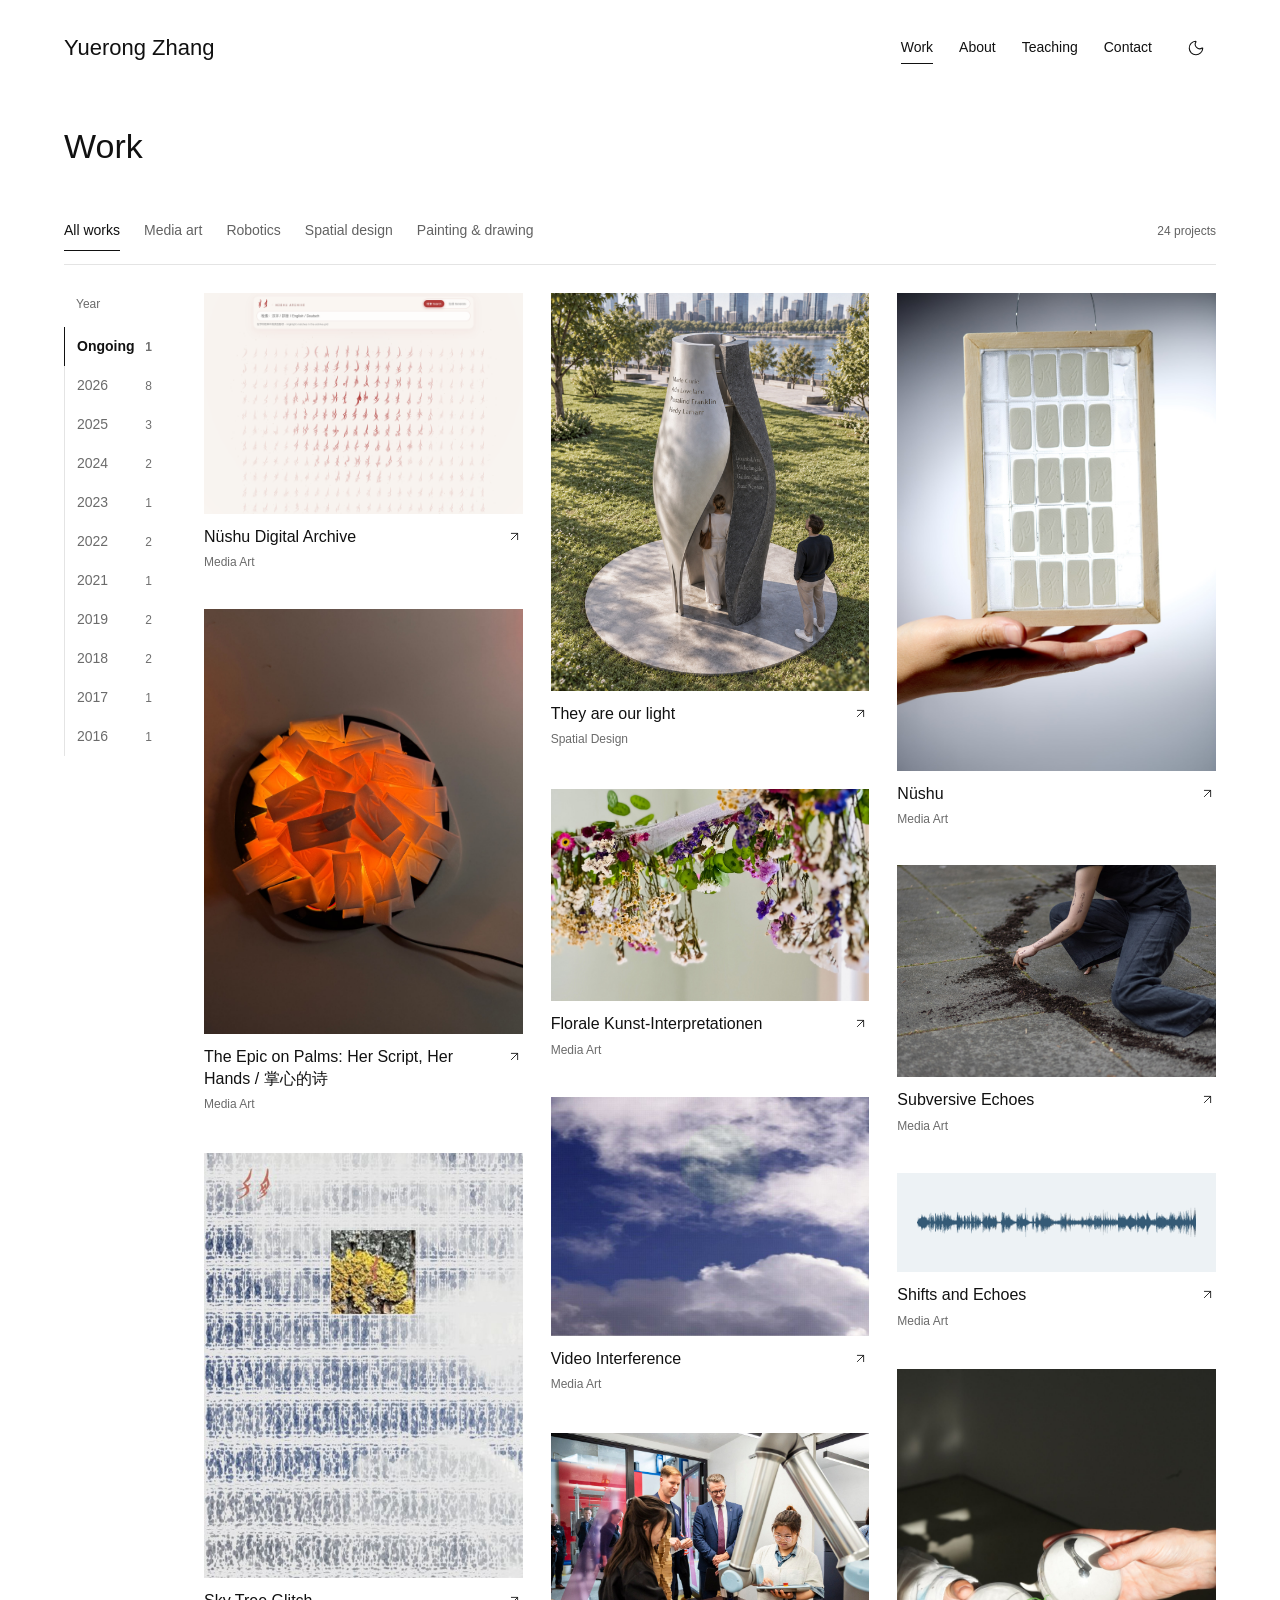
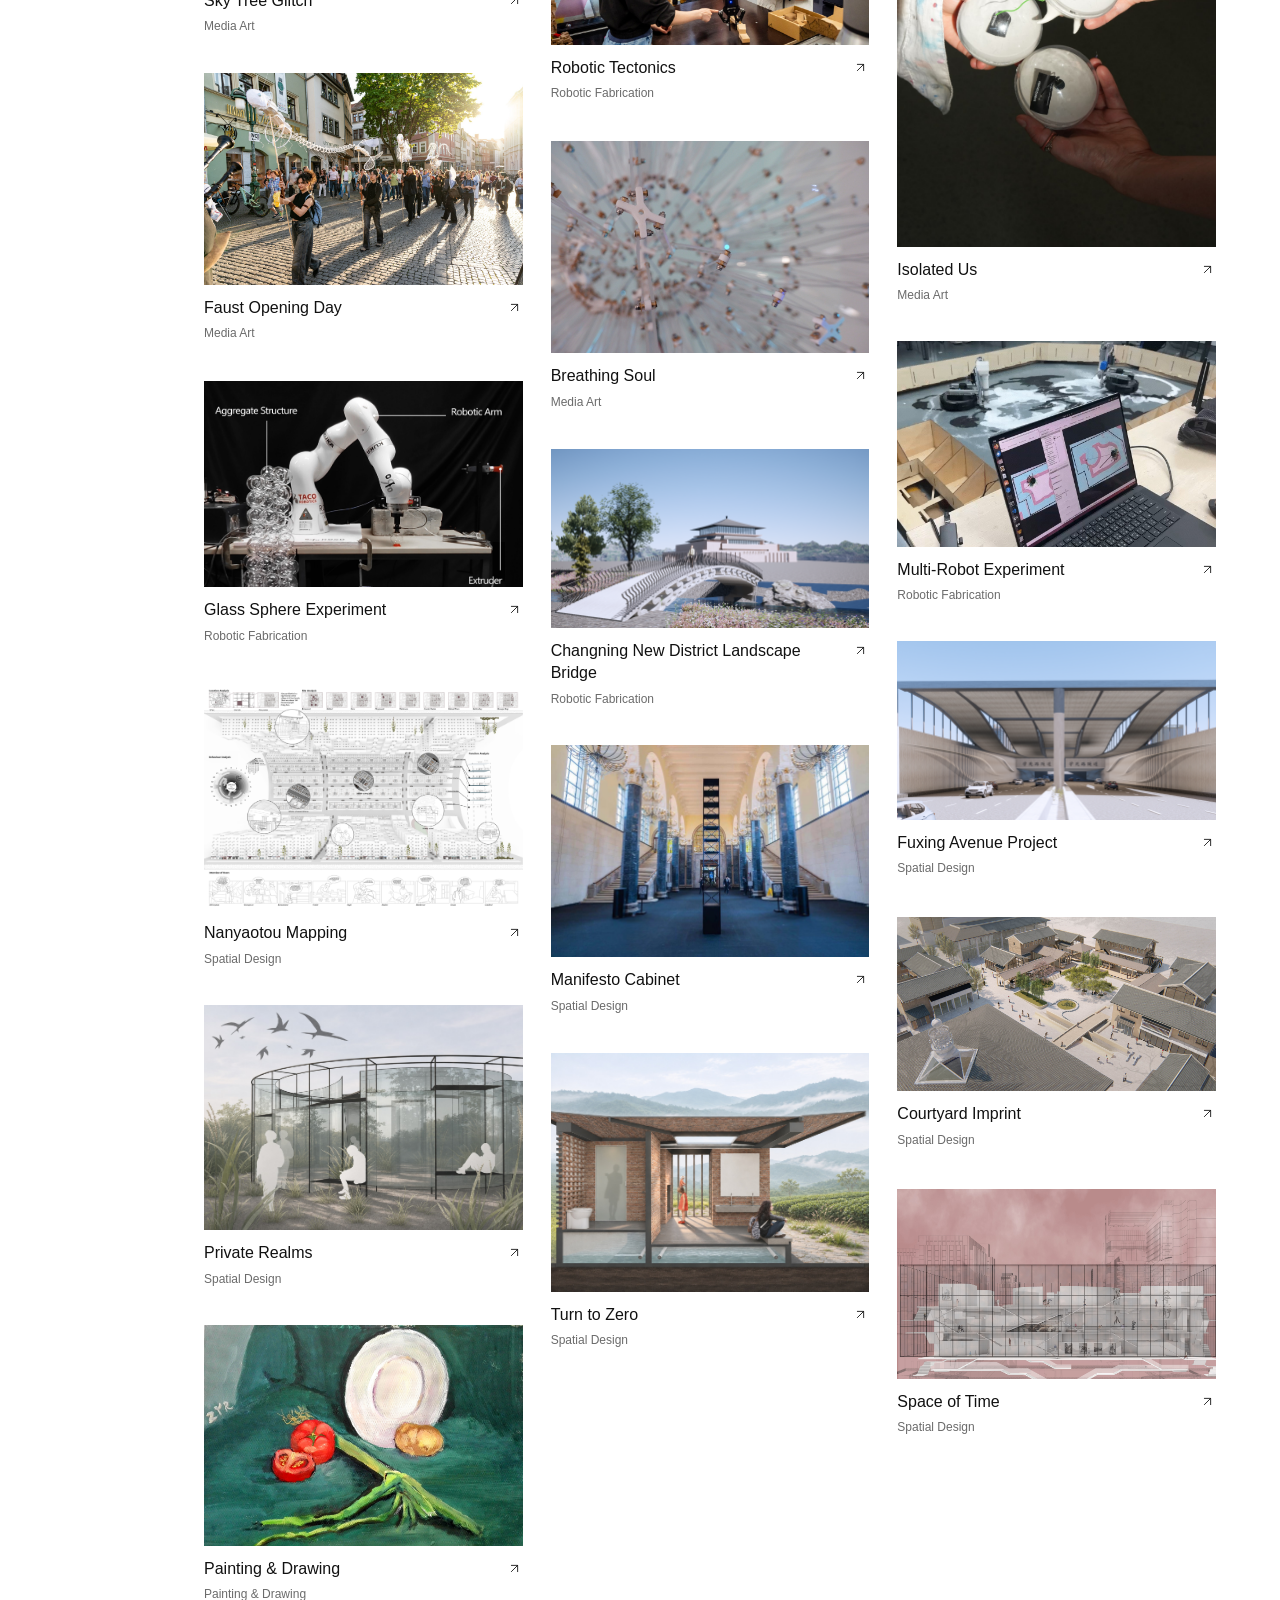
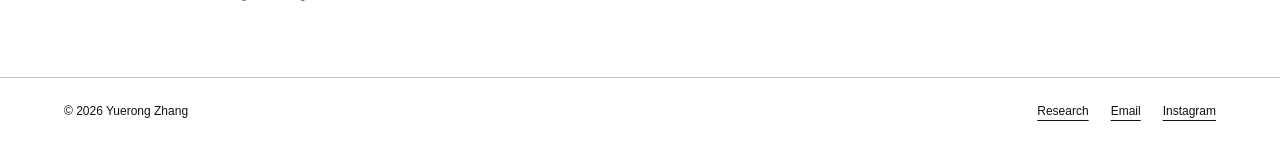
<file: work.html>
<!doctype html>
<html lang="en">
<head>
  <meta charset="utf-8">
  <meta name="viewport" content="width=device-width, initial-scale=1">
  <meta name="theme-color" content="#ffffff">
  <title>Work | Yuerong Zhang</title>
  <meta name="description" content="An archive of media art, robotic fabrication and spatial design by Yuerong Zhang.">
  <link rel="icon" href="assets/favicon.svg">
  <script src="assets/js/theme.js?v=theme-2"></script>
  <link rel="stylesheet" href="assets/css/style.css?v=portfolio-16">
  <link rel="stylesheet" href="assets/css/compact.css?v=portfolio-update-9">
  <link rel="stylesheet" href="assets/css/theme.css?v=theme-2">
  <link rel="stylesheet" href="assets/css/work.css?v=continuous-work-1">
  <script defer src="assets/js/lucide.min.js"></script>
  <script defer src="assets/js/projects.js?v=private-realms-17"></script>
  <script defer src="assets/js/main.js?v=portfolio-18"></script>
</head>
<body data-page="work">
  <a class="skip" href="#main">Skip to content</a>
  <div data-site-header></div>
  <main id="main">
    <section class="page-intro"><h1>Work</h1></section>
    <section class="section paper archive-section" aria-label="Project archive">
      <div class="archive-toolbar">
        <div class="filters" role="group" aria-label="Filter projects">
          <button type="button" data-filter="All" aria-pressed="true">All works</button>
          <button type="button" data-filter="Media Art" aria-pressed="false">Media art</button>
          <button type="button" data-filter="Robotic Fabrication" aria-pressed="false">Robotics</button>
          <button type="button" data-filter="Spatial Design" aria-pressed="false">Spatial design</button>
          <button type="button" data-filter="Painting &amp; Drawing" aria-pressed="false">Painting &amp; drawing</button>
        </div>
        <span class="mono" id="work-count" role="status"></span>
      </div>
      <div class="archive-layout">
        <nav class="archive-timeline" aria-label="Browse work by year">
          <span class="archive-timeline-label">Year</span>
          <div class="archive-years" id="archive-years"></div>
        </nav>
        <div class="project-grid" data-project-grid="all"></div>
      </div>
      <noscript><p>Enable JavaScript to browse projects.</p></noscript>
    </section>
  </main>
  <div data-site-footer></div>
</body>
</html>
</file>
<file: assets/css/style.css>
:root {
  color-scheme: light;
  --background: #fff;
  --surface: #fff;
  --text: #111;
  --blue: var(--background);
  --blue-deep: #eee;
  --paper: var(--surface);
  --white: #fff;
  --ink: var(--text);
  --muted: #626262;
  --line: #c6c6c6;
  --blue-line: var(--line);
  --accent: #111;
  --accent-ink: #111;
  --image-hover-scale: 1.02;
  --gutter: 4%;
  --serif: 'Helvetica Neue', Helvetica, Arial, sans-serif;
  font-family: 'Helvetica Neue', Helvetica, Arial, sans-serif;
  font-synthesis: none;
}
* { box-sizing: border-box; }
html { scroll-behavior: smooth; scroll-padding-top: 96px; }
body { margin: 0; background: var(--background); color: var(--ink); line-height: 1.45; letter-spacing: 0; }
body.menu-open { overflow: hidden; }
a { color: inherit; text-decoration: none; }
button { color: inherit; font: inherit; cursor: pointer; }
button, a { -webkit-tap-highlight-color: transparent; }
button:disabled { opacity: .3; cursor: default; }
button[hidden], [hidden] { display: none !important; }
img { max-width: 100%; display: block; transition: transform .4s ease; }
.project-card:focus-visible .project-image img,
.project-feature:focus-visible img, .documentation-image:focus-visible img,
.exhibition-slide > a:focus-visible img { transform: scale(var(--image-hover-scale)); }
.hero-slide > a:focus-visible img { transform: scale(var(--image-hover-scale)); }
@media (hover: hover) and (pointer: fine) {
  .project-card:hover .project-image img, .hero-slide > a:hover img,
  .project-feature:hover img, .documentation-image:hover img,
  .exhibition-slide > a:hover img { transform: scale(var(--image-hover-scale)); }
}
figure { margin: 0; }
figcaption { margin-top: 10px; font-size: 11px; color: var(--muted); }
h1,h2,h3,p { margin: 0; }
h1,h2,h3 { font-weight: 500; }
p + p { margin-top: 20px; }
h1,h2 { font-family: var(--serif); line-height: 1.02; }
h1 { font-size: 88px; }
h2 { font-size: 56px; }
h3 { font-family: var(--serif); font-size: 28px; line-height: 1.2; }
em { font-weight: inherit; font-style: normal; }
h1 em, h2 em, h3 em { color: var(--accent-ink); }
svg { width: 20px; height: 20px; flex: 0 0 auto; stroke-width: 1.4; }
:focus-visible { outline: 2px solid currentColor; outline-offset: 6px; }
::selection { background: var(--accent); color: var(--white); }
.skip { position: fixed; left: 16px; top: -100px; z-index: 100; background: white; color: var(--ink); padding: 10px 20px; }
.skip:focus { top: 16px; }
.eyebrow, .mono { font-family: 'Helvetica Neue', Helvetica, Arial, sans-serif; font-size: 12px; line-height: 1.45; }
.eyebrow { margin-bottom: 18px; }
.mono { font-variant-numeric: tabular-nums; }
.lead { font-size: 26px; line-height: 1.25; font-weight: 500; }
.text-link { display: inline-flex; align-items: center; justify-content: space-between; gap: 20px; width: fit-content; border-bottom: 1px solid currentColor; padding-bottom: 7px; font-size: 13px; }
.text-link svg { width: 17px; height: 17px; transition: transform .18s; }
.text-link:hover svg { transform: translate(2px,-2px); }
.site-header { position: fixed; top: 0; left: 0; right: 0; z-index: 40; display: flex; justify-content: space-between; align-items: center; padding: 22px 4%; gap: 32px; background: var(--background); color: var(--ink); transition: transform .25s, visibility .25s; }
body[data-page="home"] .site-header { background: var(--background); }
body[data-page="home"].is-scrolled .site-header { background: var(--blue); }
.site-header.is-hidden { transform: translateY(-110%); visibility: hidden; }
.identity { display: flex; align-items: center; gap: 16px; }
.wordmark { font: 600 32px/.9 var(--serif); }
.identity-name { font-size: 13px; }
.primary-nav { display: flex; align-items: center; gap: 28px; }
.primary-nav a { position: relative; padding: 8px 0; font-size: 13px; }
.primary-nav a::after { content: ''; position: absolute; bottom: 3px; left: 0; right: 0; height: 1px; background: currentColor; transform: scaleX(0); transform-origin: left; transition: transform .2s; }
.primary-nav a:hover::after, .primary-nav a[aria-current="page"]::after { transform: scaleX(1); }
.primary-nav a:hover, .primary-nav a[aria-current="page"] { color: var(--accent-ink); }
.site-header .menu-button { display: none; }
.icon-button { display: inline-grid; width: 42px; height: 42px; place-items: center; padding: 0; border: 1px solid var(--line); border-radius: 0; background: transparent; transition: background .2s, color .2s; }
.icon-button:hover:not(:disabled) { background: #eee; color: var(--accent-ink); }
.carousel-controls { display: flex; gap: 10px; align-items: center; }
.carousel-controls .mono { margin-right: 14px; }
.side-index { display: none; }
.side-index.is-visible { opacity: 1; visibility: visible; transform: translate(0,-50%); }
.side-index.is-paper { color: var(--ink); }
.side-index a { display: flex; gap: 10px; align-items: center; font-size: 11px; opacity: .57; }
.side-index a span { font-size: 8px; }
.side-index a[aria-current="location"], .side-index a:hover { opacity: 1; color: var(--accent-ink); }
.side-index a[aria-current="location"]::after { content: ''; width: 14px; height: 1px; background: currentColor; }
.hero { --hero-image-height: clamp(260px,44svh,520px); padding: 108px 0 20px; }
.hero-copy { margin: 0 var(--gutter) 28px; }
.hero h1 { font-size: 64px; line-height: 1.05; }
.hero-meta { display: flex; flex-wrap: wrap; gap: 6px 24px; margin-top: 12px; color: var(--muted); }
.hero-meta p { margin: 0; font-size: 12px; line-height: 1.6; }
.hero-art { display: flex; gap: 28px; width: 100%; padding-inline: var(--gutter); overflow-x: auto; overflow-y: hidden; scroll-snap-type: x mandatory; scroll-padding-inline: var(--gutter); scrollbar-width: none; overscroll-behavior-x: contain; }
.hero-art::-webkit-scrollbar { display: none; }
.hero-slide { flex: 0 0 calc(var(--hero-image-height) * var(--hero-image-ratio)); min-width: 0; scroll-snap-align: start; }
.hero-slide:last-child { scroll-snap-align: end; }
.hero-slide > a { display: block; }
.hero-slide-media { height: var(--hero-image-height); overflow: hidden; }
.hero-slide img { display: block; width: 100%; height: 100%; object-fit: contain; }
.hero-slide-caption { display: grid; grid-template-rows: auto 16px 14px; align-content: start; gap: 4px; height: 104px; padding-top: 12px; }
.hero-slide-caption p { margin: 0; }
.hero-slide h2 { display: -webkit-box; -webkit-line-clamp: 2; -webkit-box-orient: vertical; overflow: hidden; font-size: 20px; line-height: 1.3; overflow-wrap: anywhere; }
.hero-slide-meta { font-size: 10px; line-height: 1.6; color: var(--muted); white-space: nowrap; overflow: hidden; text-overflow: ellipsis; }
.hero-slide-credit { font-size: 9px; line-height: 1.5; color: var(--muted); white-space: nowrap; overflow: hidden; text-overflow: ellipsis; }
.hero-bottom { display: flex; justify-content: space-between; align-items: center; gap: 20px; height: 40px; margin: 12px var(--gutter) 0; }
.hero-bottom > .mono { color: var(--muted); }
.hero-bottom .icon-button { width: 36px; height: 36px; border: 0; }
.section { padding: 80px var(--gutter) 88px; }
body[data-page="home"] .section { padding-left: var(--gutter); }
.paper { background: var(--paper); color: var(--ink); }
.paper .eyebrow { color: var(--muted); }
.blue { background: var(--blue); }
.section { border-top: 1px solid var(--ink); }
.section-top { display: flex; align-items: end; justify-content: space-between; gap: 48px; margin-bottom: 58px; }
.section-links { display: grid; justify-items: start; gap: 18px; }
.section-summary { max-width: 300px; font-size: 15px; opacity: .8; }
.project-grid { display: grid; grid-template-columns: repeat(2,minmax(0,1fr)); gap: 52px 32px; }
.project-grid[data-project-grid="featured"] { grid-template-columns: minmax(0,1fr); row-gap: 56px; }
.project-row { display: grid; grid-template-columns: var(--project-columns); gap: 32px; align-items: start; }
.project-row.is-single { max-width: calc((100% - 32px) / 2); }
.project-row .project-image { aspect-ratio: var(--cover-ratio); background: transparent; }
.project-row .project-image img { object-fit: contain; }
#work.section { padding-top: 72px; }
.hero + #work.section { padding-top: 40px; }
#work .section-top { align-items: center; margin-bottom: 32px; }
#work .section-top .eyebrow { margin-bottom: 10px; }
#work-title { font-size: 36px; line-height: 1.2; }
#work .section-links { display: flex; flex-wrap: wrap; gap: 24px; }
.project-card { min-width: 0; display: block; }
.project-image { position: relative; overflow: hidden; aspect-ratio: 4/3; background: #f2f2f2; }
.project-image img { width: 100%; height: 100%; object-fit: cover; }
.project-image.is-contained { background: transparent; }
.project-image.is-contained img,
.exhibition-slide.is-contained img { object-fit: contain; object-position: center; }
.image-note { position: absolute; bottom: 12px; left: 12px; background: rgba(255,255,255,.9); color: #333; font: 9px/1.6 'Helvetica Neue',Helvetica,Arial,sans-serif; padding: 3px 7px; }
.card-label { display: flex; justify-content: space-between; gap: 24px; padding-top: 18px; border-bottom: 1px solid var(--line); padding-bottom: 16px; }
.card-label h3 { font-size: 27px; }
.card-label p { font-size: 11px; color: var(--muted); margin-top: 7px; }
.card-label svg { width: 18px; margin-top: 4px; }
.research-row { display: grid; grid-template-columns: 35px 1fr 1fr 24px; align-items: baseline; gap: 24px; border-top: 1px solid var(--ink); padding: 28px 0; transition: color .2s; }
.research-row:last-child { border-bottom: 1px solid var(--ink); }
.research-row h3 { font-size: 29px; }
.research-row p { font-size: 14px; opacity: .76; }
.research-row .mono { color: var(--accent-ink); }
.research-row:hover { color: var(--accent-ink); }
.profile-layout { display: grid; grid-template-columns: 1fr 1fr; gap: 70px; }
.profile-copy p:not(.lead) { color: var(--muted); font-size: 16px; }
.profile-copy .text-link { margin-top: 30px; }
.teaching-feature { display: grid; grid-template-columns: 1fr 1fr; gap: 70px; align-items: center; border-top: 1px solid var(--line); margin-top: 92px; padding-top: 64px; }
.teaching-feature h3 { font-size: 42px; margin-bottom: 24px; }
.teaching-feature p:not(.eyebrow) { color: var(--muted); font-size: 15px; max-width: 340px; }
.teaching-feature .text-link { margin-top: 24px; }
.teaching-feature img { aspect-ratio: 4/3; width: 100%; object-fit: cover; }
.contact-band h2 { font-size: 68px; }
.contact-links { display: flex; flex-wrap: wrap; gap: 30px; margin-top: 40px; }
.site-footer { padding: 28px 4%; display: flex; justify-content: space-between; gap: 24px; border-top: 1px solid var(--ink); background: var(--background); font-size: 11px; }
.site-footer a { text-decoration: underline; text-underline-offset: 5px; }
.page-intro { padding: 150px var(--gutter) 70px; }
.page-intro h1 { max-width: 1150px; }
.page-intro > p:last-child { max-width: 650px; margin-top: 26px; font-size: 17px; opacity: .85; }
.archive-section { padding-top: 42px; }
body[data-page="work"] .page-intro { padding: 132px var(--gutter) 44px; }
body[data-page="work"] .page-intro h1 { font-size: 44px; line-height: 1.1; }
.archive-toolbar { display: flex; justify-content: space-between; align-items: center; gap: 24px; padding-bottom: 30px; }
.archive-section .project-grid { grid-template-columns: minmax(0,1fr); gap: 64px; }
.archive-year { min-width: 0; padding-top: 24px; border-top: 1px solid var(--line); }
.archive-year h2 { margin-bottom: 28px; font-size: 24px; line-height: 1.2; }
.archive-year-works { display: grid; gap: 44px; }
.archive-row { display: grid; grid-template-columns: var(--archive-columns); gap: 28px; width: min(100%,calc(460px * var(--archive-ratio) + 28px * var(--archive-gaps))); align-items: stretch; }
.archive-section .project-card { display: grid; grid-template-rows: auto 1fr; }
.archive-section .project-image { aspect-ratio: var(--cover-ratio); background: transparent; }
.archive-section .project-card .project-image img { width: 100%; height: auto; object-fit: contain; transform: none; }
.archive-section .card-label { display: grid; grid-template-columns: minmax(0,1fr) 18px; gap: 12px; padding: 14px 0 0; border: 0; }
.archive-section .card-label > div { min-width: 0; display: flex; flex-direction: column; }
.archive-section .card-label h3 { font-size: 20px; line-height: 1.3; overflow-wrap: anywhere; }
.archive-title-zh { white-space: nowrap; }
.archive-section .card-label p { padding-top: 7px; margin-top: auto; font-size: 12px; }
.archive-section .card-label svg { margin-top: 5px; }
.filters { display: flex; flex-wrap: wrap; gap: 24px; }
.filters button { padding: 8px 0; border: 0; border-bottom: 1px solid transparent; color: var(--muted); background: transparent; font-size: 13px; }
.filters button[aria-pressed="true"] { color: var(--ink); border-color: currentColor; }
.filters button:hover, .filters button[aria-pressed="true"] { color: var(--accent-ink); }
.content-row { display: grid; grid-template-columns: minmax(120px,.6fr) minmax(0,1.6fr); gap: 70px; padding: 54px 0; border-top: 1px solid var(--line); }
.content-row:first-child { padding-top: 0; border-top: 0; }
.content-row h2 { margin-bottom: 30px; font-size: 46px; }
.content-row h3 { margin-bottom: 18px; }
.content-row p:not(.eyebrow):not(.lead) { color: var(--muted); font-size: 16px; }
.content-row .text-link, .inline-links { margin-top: 30px; }
.inline-links { display: flex; gap: 28px; flex-wrap: wrap; }
.inline-links .text-link { margin-top: 0; }
.timeline > div { display: grid; grid-template-columns: 130px 1fr; gap: 28px; padding: 22px 0; border-bottom: 1px solid var(--line); }
.timeline > div:first-child { padding-top: 0; }
.timeline small { display: inline-block; font-size: 13px; margin-top: 4px; color: var(--muted); }
.wide-figure { margin-bottom: 76px; }
.wide-figure img { width: 100%; max-height: 700px; aspect-ratio: 16/9; object-fit: cover; }
.course-stages { list-style: none; padding: 0; margin: 42px 0; display: grid; grid-template-columns: repeat(3,minmax(0,1fr)); gap: 24px; }
.course-stages li { border-top: 1px solid var(--line); padding-top: 18px; }
.course-stages h3 { font-size: 24px; margin: 14px 0; }
.course-stages li p { font-size: 13px !important; }
.course-posters { grid-column: 1 / -1; margin-top: 20px; padding-top: 28px; border-top: 1px solid var(--line); }
.course-posters-header { display: flex; align-items: center; justify-content: space-between; gap: 24px; margin-bottom: 28px; }
.course-posters-header h3 { font-size: 26px; margin-bottom: 0; }
.course-posters-header .text-link { margin-top: 0; flex-shrink: 0; }
.course-poster-grid { display: grid; grid-template-columns: repeat(3,minmax(0,1fr)); gap: 24px; align-items: start; }
.course-poster-grid figure { min-width: 0; }
.course-poster-grid .documentation-image { aspect-ratio: 1191 / 1684; }
.course-poster-grid img { width: 100%; height: 100%; object-fit: contain; }
.course-poster-grid figcaption { display: grid; gap: 5px; margin-top: 16px; font-size: 13px; line-height: 1.5; }
.course-poster-grid strong { color: var(--ink); font-size: 17px; font-weight: 400; }
.course-poster-grid .mono { font-size: 10px; }
.contact-list { padding-top: 30px; }
.contact-list > a { display: grid; grid-template-columns: 170px minmax(0,1fr) 24px; gap: 32px; align-items: center; padding: 30px 0; border-bottom: 1px solid var(--line); }
.contact-list > a > span:nth-child(2) { font-family: var(--serif); font-size: 31px; overflow-wrap: anywhere; }
.contact-list .eyebrow { margin: 0; }
.location { margin-top: 55px; color: var(--muted); font-size: 14px; }
.project-heading { padding: 130px var(--gutter) 56px; }
.project-heading .text-link { margin-bottom: 32px; }
.project-heading h1 { font-size: 78px; }
.project-subtitle { margin-top: 15px; font-size: 14px; opacity: .8; }
.project-content { padding-top: 48px; }
.project-cover, .project-summary, .project-details { min-width: 0; }
.project-feature, .documentation-image { display: block; padding: 0; border: none; width: 100%; overflow: hidden; background: transparent; cursor: zoom-in; }
.project-feature img { width: 100%; height: auto; }
.project-details { display: grid; grid-template-columns: minmax(0,1fr) minmax(0,2fr); gap: 64px; margin-top: 56px; }
.project-summary { grid-column: 2; grid-row: 1; }
.project-details > .facts { grid-column: 1; grid-row: 1; }
.project-overview.is-portrait { display: grid; grid-template-columns: minmax(0,1fr) minmax(0,1.1fr); gap: 64px; align-items: start; }
.project-overview.is-portrait .project-details { grid-template-columns: minmax(0,1fr); gap: 36px; margin-top: 0; }
.project-overview.is-portrait .project-summary { grid-column: 1; }
.project-overview.is-portrait .facts { grid-column: 1; grid-row: 2; display: grid; grid-template-columns: repeat(2,minmax(0,1fr)); gap: 0 24px; }
.facts { margin: 0; }
.facts > div { border-top: 1px solid var(--line); padding: 15px 0; }
.facts dt { font-size: 10px; color: var(--muted); }
.facts dd { margin: 5px 0 0; font-size: 14px; }
.project-description { font: 500 28px/1.25 var(--serif); }
.project-body { margin-top: 24px; color: var(--muted); }
.project-story { display: grid; gap: 32px; max-width: 760px; margin: 64px 0 0 auto; }
.project-story h2 { font-size: 28px; line-height: 1.25; margin-bottom: 12px; }
.project-story p { font-size: 16px; line-height: 1.75; color: var(--muted); }
.project-video { margin: 65px 0; }
.project-cover .project-video { margin: 0; }
.project-interactive-frame { container-type: inline-size; width: 100%; max-width: calc(600px * var(--interactive-ratio)); margin-inline: auto; }
.project-interactive-frame iframe { display: block; width: 100%; height: calc(100cqw / var(--interactive-ratio) + 76px); border: 0; }
.project-video-frame { position: relative; width: 100%; max-width: calc(760px * var(--video-ratio)); aspect-ratio: var(--video-ratio); margin-inline: auto; background: #111; }
.project-video iframe { position: absolute; inset: 0; width: 100%; height: 100%; border: 0; }
.project-video video { position: absolute; inset: 0; width: 100%; height: 100%; object-fit: contain; }
.project-video-caption { max-width: calc(760px * var(--video-ratio)); margin: 12px auto 0; font-size: 11px; color: var(--muted); }
.project-audio { width: min(100%,900px); margin-inline: auto; }
.project-audio .audio-waveform { width: 100%; height: auto; }
.audio-listening-note { display: flex; align-items: center; gap: 10px; margin: 20px 0 14px; color: var(--muted); }
.audio-listening-note p { font-size: 13px; }
.audio-listening-note svg { width: 18px; height: 18px; }
.audio-listening-note .mono { margin-left: auto; white-space: nowrap; }
.audio-player { display: grid; grid-template-columns: 40px minmax(0,1fr) 96px 40px 72px; gap: 12px; align-items: center; padding: 12px 0; border-top: 1px solid var(--line); border-bottom: 1px solid var(--line); }
.audio-player button { display: grid; place-items: center; width: 40px; height: 40px; padding: 0; border: 0; border-radius: 3px; background: transparent; }
.audio-player button:hover { background: var(--blue-deep); }
.audio-player button svg { width: 19px; height: 19px; }
.audio-player input[type="range"] { min-width: 0; width: 100%; height: 32px; margin: 0; accent-color: var(--ink); cursor: pointer; }
.audio-player input:disabled { opacity: .4; cursor: default; }
.audio-time { white-space: nowrap; font: 11px 'SFMono-Regular', Consolas, monospace; font-variant-numeric: tabular-nums; text-align: center; color: var(--muted); }
.audio-status { margin-top: 12px; font-size: 12px; color: var(--muted); }
.audio-status:empty { display: none; }
.documentation { display: grid; gap: 48px; margin-top: 65px; }
.documentation-row { display: grid; grid-template-columns: var(--photo-columns); gap: 28px; align-items: start; }
.documentation-row > figure { min-width: 0; }
.documentation-row.is-single-portrait { width: min(100%,520px); margin-inline: auto; }
.documentation img { width: 100%; height: auto; }
.documentation-groups { display: grid; gap: 72px; width: min(100%,1120px); margin: 80px auto 0; }
.documentation-group { min-width: 0; padding-top: 32px; border-top: 1px solid var(--line); }
.documentation-group-copy { display: grid; grid-template-columns: minmax(0,1fr) minmax(0,1.2fr); gap: 48px; align-items: start; margin-bottom: 28px; }
.documentation-group-copy h2 { max-width: 28ch; font-size: 27px; line-height: 1.25; }
.documentation-group-copy p { max-width: 56ch; font-size: 15px; line-height: 1.75; color: var(--muted); }
.documentation-group-images { display: grid; grid-template-columns: repeat(2,minmax(0,1fr)); gap: 24px; align-items: start; }
.documentation-group.is-wide .documentation-group-images { grid-template-columns: minmax(0,1fr); }
.documentation-group-images figure { min-width: 0; }
.documentation-group-images img { width: 100%; height: auto; }
.documentation-group-images figcaption { margin-top: 12px; line-height: 1.6; max-width: 58ch; }
.documentation-group.is-study .documentation-group-images { grid-template-columns: repeat(var(--study-columns,2),minmax(0,1fr)); }
.documentation-group.is-study .documentation-image { position: relative; aspect-ratio: 4 / 3; }
.documentation-group.is-study .documentation-image img { position: absolute; inset: 0; width: 100%; height: 100%; object-fit: contain; }
.documentation-group.is-material { display: grid; grid-template-columns: minmax(0,360px) minmax(0,1fr); gap: 64px; align-items: center; }
.documentation-group.is-material .documentation-group-copy { grid-column: 2; grid-row: 1; display: block; margin-bottom: 0; }
.documentation-group.is-material .documentation-group-copy p { margin-top: 20px; }
.documentation-group.is-material .documentation-group-images { grid-column: 1; grid-row: 1; grid-template-columns: minmax(0,1fr); }
.documentation-caption { margin-top: 20px; }
.caption-label { font-size: 11px; }
.documentation-caption .caption-label-zh { margin-top: 5px; font-size: 15px; color: var(--ink); }
.caption-question { min-height: 4.2em; margin-top: 10px; font-size: 18px; line-height: 1.4; color: var(--ink); }
.documentation-caption .caption-question-zh { min-height: 3.2em; margin-top: 8px; font-size: 13px; line-height: 1.6; }
.caption-answers { display: grid; gap: 6px; margin: 18px 0 0; padding: 0; list-style: none; font-size: 14px; line-height: 1.6; }
.is-bilingual .caption-answers { gap: 0; }
.is-bilingual .caption-answers li { display: grid; align-content: start; min-height: 76px; gap: 4px; padding: 13px 0; border-top: 1px solid var(--line); }
.answer-zh { font-size: 15px; color: var(--ink); }
.answer-en { font-size: 13px; line-height: 1.5; }
.documentation-caption .caption-note { margin-top: 20px; font-size: 11px; }
.assistance-documentation { margin-top: 30px; }
.assistance-documentation img { width: 100%; height: auto; }
.project-navigation { display: flex; align-items: start; justify-content: space-between; gap: 30px; padding-top: 40px; margin-top: 70px; border-top: 1px solid var(--line); }
.project-navigation a { max-width: 46%; }
.lightbox { border: 0; padding: 60px 24px 24px; background: var(--paper); max-width: 96vw; max-height: 96svh; }
.lightbox::backdrop { background: rgba(0,0,0,.88); }
.lightbox form { position: absolute; right: 12px; top: 10px; color: var(--ink); }
.lightbox img { max-height: calc(96svh - 90px); object-fit: contain; margin: auto; transform: none; transition: none; }
.gallery-intro { padding: 128px 4% 40px; display: flex; gap: 30px; align-items: end; justify-content: space-between; }
.gallery-intro h1 { font-size: 50px; }
.exhibition-rail { display: flex; gap: 32px; padding: 0 4%; overflow-x: auto; scroll-snap-type: x mandatory; scrollbar-width: none; overscroll-behavior-x: contain; }
.exhibition-rail::-webkit-scrollbar { display: none; }
.exhibition-slide { flex: 0 0 72%; min-width: 0; scroll-snap-align: center; }
.exhibition-slide:last-child { padding-right: 0; }
.exhibition-slide > a { display: block; overflow: hidden; }
.exhibition-slide img { width: 100%; height: 48svh; min-height: 220px; max-height: 600px; object-fit: cover; }
.exhibition-caption { display: flex; align-items: baseline; justify-content: space-between; gap: 20px; padding: 18px 0; }
.exhibition-caption h2 { font-size: 30px; }
.exhibition-caption .eyebrow { margin: 0; opacity: .7; }
.exhibition-toolbar { display: flex; align-items: center; justify-content: space-between; gap: 40px; padding: 10px 4% 50px; }
.exhibition-dots { display: flex; gap: 10px; max-width: 330px; flex: 1; }
.exhibition-dots button { position: relative; height: 30px; border: none; background: transparent; padding: 0; flex: 1; }
.exhibition-dots button::after { content: ''; position: absolute; height: 2px; top: 14px; left: 0; right: 0; background: var(--blue-line); }
.exhibition-dots button[aria-pressed="true"]::after { background: var(--accent-ink); }
@media (min-width: 1650px) {
  :root { --gutter: max(4%, calc((100% - 1640px)/2)); }
  body[data-page="home"] .section { padding-left: var(--gutter); }
}
@media (max-width: 1100px) {
  .side-index { display: none; }
  body[data-page="home"] .section { padding-left: var(--gutter); }
  .research-row { grid-template-columns: 24px 1fr 24px; gap: 16px; }
  .research-row h3 { font-size: 27px; }
  .research-row p { grid-column: 2; grid-row: 2; }
  .research-row svg { grid-column: 3; grid-row: 1; }
  .profile-layout, .teaching-feature { gap: 40px; }
}
@media (min-width: 761px) and (max-width: 1000px) {
  .project-overview.is-portrait { grid-template-columns: minmax(0,1fr); gap: 40px; }
  .project-overview.is-portrait .project-cover { width: min(100%,520px); margin-inline: auto; }
}
@media (max-width: 760px) {
  :root { --gutter: 6%; }
  h1 { font-size: 60px; }
  h2 { font-size: 42px; }
  .site-header { padding: 18px 6%; }
  .identity-name { font-size: 11px; }
  .wordmark { font-size: 30px; }
  .primary-nav { gap: 18px; }
  .primary-nav a { font-size: 11px; }
  .hero { --hero-image-height: clamp(180px,34svh,340px); padding-top: 100px; padding-bottom: 20px; }
  .hero h1 { font-size: 38px; }
  .hero-copy { margin-bottom: 22px; }
  .hero-meta { margin-top: 10px; }
  .hero-meta .hero-alias { display: none; }
  .hero-meta .hero-fields { font-size: 11px; }
  .hero-art { gap: 18px; }
  .hero-bottom { margin-top: 8px; }
  .carousel-controls { gap: 7px; }
  .carousel-controls .mono { margin-right: 4px; font-size: 10px; }
  .icon-button { width: 38px; height: 38px; }
  .section { padding-top: 64px; padding-bottom: 70px; }
  .section-top { gap: 30px; margin-bottom: 36px; }
  .section-summary { max-width: 230px; font-size: 13px; }
  .section-links { gap: 12px; }
  .text-link { font-size: 12px; gap: 12px; }
  .project-grid { gap: 36px 22px; }
  .card-label h3 { font-size: 23px; }
  .card-label p { font-size: 10px; }
  .profile-layout, .teaching-feature, .content-row { grid-template-columns: 1fr; gap: 34px; }
  .profile-copy .lead { font-size: 22px; }
  .teaching-feature { margin-top: 60px; padding-top: 40px; }
  .teaching-feature h3 { font-size: 36px; }
  .contact-band h2 { font-size: 48px; }
  .site-footer { flex-wrap: wrap; padding: 28px 6%; }
  .page-intro { padding-top: 130px; padding-bottom: 48px; }
  .page-intro > p:last-child { font-size: 15px; }
  .content-row h2 { font-size: 36px; }
  .content-row { padding: 40px 0; }
  .archive-toolbar { align-items: start; flex-direction: column; gap: 16px; }
  body[data-page="work"] .page-intro { padding-top: 116px; padding-bottom: 32px; }
  body[data-page="work"] .page-intro h1 { font-size: 36px; }
  .archive-section .project-grid { gap: 48px; }
  .archive-row { gap: 24px; width: min(100%,calc(420px * var(--archive-ratio) + 24px * var(--archive-gaps))); }
  .filters { gap: 24px; }
  .contact-list > a { grid-template-columns: minmax(0,1fr) 20px; gap: 10px; padding: 22px 0; }
  .contact-list .eyebrow { grid-column: 1; }
  .contact-list > a > span:nth-child(2) { grid-row: 2; font-size: 27px; }
  .contact-list > a > svg { grid-column: 2; grid-row: 2; }
  .project-heading h1 { font-size: 56px; }
  .project-details, .project-overview.is-portrait { gap: 32px; grid-template-columns: minmax(0,1fr); }
  .project-details { margin-top: 36px; }
  .project-summary, .project-overview.is-portrait .project-summary { grid-column: 1; grid-row: 1; }
  .project-details > .facts { grid-column: 1; grid-row: 2; }
  .facts { display: grid; grid-template-columns: repeat(2,minmax(0,1fr)); gap: 0 24px; }
  .project-description { font-size: 25px; }
  .project-story h2 { font-size: 24px; }
  .project-story p { font-size: 15px; }
  .project-story { margin-top: 44px; }
  .documentation { gap: 32px; margin-top: 48px; }
  .documentation-row { grid-template-columns: minmax(0,1fr); gap: 32px; }
  .documentation-row.is-single-portrait { width: 100%; }
  .documentation-groups { gap: 48px; margin-top: 56px; }
  .documentation-group { padding-top: 24px; }
  .documentation-group-copy { grid-template-columns: minmax(0,1fr); gap: 14px; margin-bottom: 24px; }
  .documentation-group-copy h2 { font-size: 24px; }
  .documentation-group-images { grid-template-columns: minmax(0,1fr); gap: 28px; }
  .documentation-group.is-study .documentation-group-images { grid-template-columns: minmax(0,1fr); }
  .course-poster-grid { grid-template-columns: minmax(0,1fr); gap: 36px; }
  .documentation-group.is-material { grid-template-columns: minmax(0,1fr); gap: 24px; }
  .documentation-group.is-material .documentation-group-copy { grid-column: 1; grid-row: 1; }
  .documentation-group.is-material .documentation-group-copy p { margin-top: 14px; }
  .documentation-group.is-material .documentation-group-images { grid-column: 1; grid-row: 2; width: min(100%,300px); justify-self: center; }
  .audio-listening-note { align-items: start; flex-wrap: wrap; }
  .audio-listening-note p { flex: 1; min-width: 150px; font-size: 12px; }
  .caption-question { min-height: 0; }
  .documentation-caption .caption-question-zh { min-height: 0; }
  .gallery-intro { padding: 128px 6% 32px; align-items: start; flex-direction: column; }
  .gallery-intro h1 { font-size: 42px; }
  .exhibition-slide { flex-basis: 88%; }
  .exhibition-rail { padding: 0 6%; gap: 22px; }
  .exhibition-caption { align-items: start; flex-direction: column; gap: 8px; }
  .exhibition-caption h2 { font-size: 27px; }
  .exhibition-toolbar { padding: 12px 6% 40px; gap: 20px; }
}
@media (max-width: 600px) {
  .archive-row { grid-template-columns: minmax(0,1fr); width: 100%; }
  .archive-year-works { gap: 36px; }
}
@media (max-width: 540px) {
  .audio-player { grid-template-columns: 40px minmax(0,1fr) 90px; gap: 4px 8px; }
  .audio-player .audio-mute { grid-column: 1; grid-row: 2; }
  .audio-player .audio-volume { grid-column: 2 / -1; grid-row: 2; width: min(100%,120px); }
  .site-header .menu-button { display: inline-grid; border: 0; width: 34px; height: 34px; }
  .primary-nav { display: none; }
  .primary-nav.is-open { display: flex; position: fixed; inset: 70px 0 0; height: calc(100svh - 70px); background: var(--blue); flex-direction: column; align-items: start; gap: 12px; padding: 40px 8%; }
  .primary-nav a { font: 36px/1.5 var(--serif); }
  .section-top { align-items: start; flex-direction: column; }
  .section-links { display: flex; flex-wrap: wrap; gap: 26px; }
  .project-grid { grid-template-columns: 1fr; gap: 32px; }
  .project-row { grid-template-columns: minmax(0,1fr); gap: 36px; }
  .project-row.is-single { max-width: none; }
  #work.section { padding-top: 52px; }
  #work .section-top { align-items: start; gap: 20px; }
  #work-title { font-size: 32px; }
  .card-label h3 { font-size: 27px; }
  .section-summary { max-width: 350px; }
  .research-row h3 { font-size: 24px; }
  .research-row p { font-size: 13px; }
  .contact-links { gap: 24px; }
  .page-intro h1 { font-size: 50px; overflow-wrap: break-word; }
  .page-intro { padding-top: 118px; }
  .filters { gap: 20px; }
  .filters button { font-size: 12px; }
  .timeline > div { grid-template-columns: 1fr; gap: 6px; }
  .course-stages { grid-template-columns: 1fr; }
  .course-posters-header { align-items: start; flex-direction: column; gap: 16px; }
  .course-posters-header h3 { font-size: 24px; }
  .wide-figure { margin-bottom: 42px; }
  .project-heading h1 { font-size: 48px; overflow-wrap: anywhere; }
  .project-navigation { font-size: 12px; }
  .exhibition-dots { gap: 6px; }
}
@media (max-width: 360px) {
  .hero h1 { font-size: 36px; }
  .contact-band h2 { font-size: 42px; }
  .contact-list > a > span:nth-child(2) { font-size: 23px; }
}
@media (max-height: 650px) {
  .hero { --hero-image-height: clamp(140px,calc(100svh - 350px),260px); padding-top: 84px; padding-bottom: 16px; }
  .hero h1 { font-size: 36px; }
  .hero-copy { margin-bottom: 18px; }
  .hero-meta { display: none; }
  .hero-slide-caption { grid-template-rows: auto 16px 14px; height: 90px; padding-top: 10px; }
  .hero-slide h2 { font-size: 16px; }
  .hero-bottom { margin-top: 8px; height: 36px; }
}
@media (max-height: 480px) {
  .hero { --hero-image-height: clamp(64px,calc(100svh - 280px),160px); padding-top: 80px; padding-bottom: 8px; }
  .hero h1 { font-size: 32px; }
  .hero-copy { margin-bottom: 12px; }
  .hero-slide-caption { grid-template-rows: auto 14px; height: 68px; padding-top: 8px; }
  .hero-slide-credit { display: none; }
  .hero-slide-meta { line-height: 1.4; }
  .hero-bottom { height: 32px; }
  .hero-bottom .icon-button { height: 32px; width: 32px; }
}
@media (prefers-reduced-motion: reduce) {
  :root { --image-hover-scale: 1; }
  html { scroll-behavior: auto; }
  *, *::before, *::after { transition: none !important; animation: none !important; }
}
</file>
<file: assets/css/compact.css>
:root { --gutter: 5%; --image-hover-scale: 1; }
body { font-size: 16px; line-height: 1.55; }
h1 { font-size: 36px; line-height: 1.2; }
h2 { font-size: 26px; line-height: 1.3; }
h3 { font-size: 20px; line-height: 1.35; }
.site-header { position: relative; padding: 28px var(--gutter); gap: 24px; transition: none; }
.site-header.is-hidden { transform: none; visibility: visible; }
.identity-name { font-size: 22px; font-weight: 500; }
.primary-nav { gap: 26px; }
.primary-nav a { font-size: 14px; }
.site-header .menu-button { display: none; }
.hero { --hero-image-height: min(clamp(260px,48svh,560px),calc(90vw / var(--hero-max-ratio,1.6))); padding: 24px 0 32px; }
.hero-copy { margin-bottom: 22px; }
.hero h1 { font-size: 22px; line-height: 1.4; }
.hero-intro { margin-top: 8px; font-size: 15px; color: var(--muted); }
.hero-slide-caption { grid-template-rows: auto 16px; height: 84px; gap: 3px; }
.hero-slide h2 { font-size: 17px; line-height: 1.35; }
.hero-slide-meta { font-size: 11px; }
.hero-slide-credit { display: none; }
.section { padding-top: 44px; padding-bottom: 56px; border-top: 0; }
.section-top { margin-bottom: 28px; gap: 24px; }
#work.section, .hero + #work.section { padding-top: 24px; }
#work-title { font-size: 24px; }
.card-label h3 { font-size: 20px; }
.project-card .card-label svg { display: none; }
.project-card:hover h3 { text-decoration: underline; text-underline-offset: 4px; }
.page-intro, .project-heading, body[data-page="work"] .page-intro { padding: 30px var(--gutter) 32px; }
.page-intro h1, .project-heading h1, body[data-page="work"] .page-intro h1 { font-size: 34px; line-height: 1.2; }
.project-heading .text-link { margin-bottom: 20px; }
.project-subtitle { max-width: 76ch; font-size: 13px; line-height: 1.6; }
.project-content { padding-top: 0; max-width: 1500px; margin-inline: auto; }
.project-cover { width: min(100%,1120px); margin-inline: auto; }
.project-details { gap: 40px; margin-top: 30px; }
.project-description { font-size: 18px; line-height: 1.65; font-weight: 400; max-width: 66ch; }
.project-body { margin-top: 18px; max-width: 66ch; font-size: 16px; line-height: 1.65; }
.facts > div { border-top: 0; padding: 8px 0; }
.facts dd { margin-top: 3px; font-size: 13px; }
.project-story { gap: 24px; margin-top: 36px; }
.project-story h2 { font-size: 20px; }
.project-story p { line-height: 1.65; }
.documentation { gap: 36px; margin-top: 44px; }
.documentation.is-compact { width: min(100%,900px); margin-inline: auto; gap: 24px; }
.documentation.is-compact .documentation-row { gap: 20px; }
.documentation.is-spacious { width: min(100%,1040px); margin: 64px auto 0; gap: 76px; }
.documentation.is-spacious .documentation-row { gap: 56px; }
.documentation.is-spacious .documentation-row.is-single-portrait { grid-template-columns: minmax(0,1fr); }
.documentation-note { margin: 0; font-size: 11px; color: var(--muted); }
.documentation-groups { gap: 44px; margin-top: 48px; }
.documentation-group { border-top: 0; padding-top: 0; }
.documentation-group-copy { gap: 32px; margin-bottom: 22px; }
.documentation-group-copy h2 { font-size: 20px; }
.documentation-group-copy p { line-height: 1.65; }
.project-navigation { margin-top: 44px; padding-top: 24px; }
.archive-section { padding-top: 0; }
.archive-section .project-grid { gap: 44px; }
.archive-year h2 { font-size: 20px; margin-bottom: 24px; }
.archive-section .card-label h3 { font-size: 18px; }
.about-intro { padding: 30px var(--gutter) 36px; max-width: 1040px; }
.about-intro h1 { margin-bottom: 24px; font-size: 24px; }
.about-intro > p { max-width: 72ch; font-size: 18px; line-height: 1.7; }
.about-links { display: flex; flex-wrap: wrap; gap: 24px; }
.about-links a { font-size: 14px; text-decoration: underline; text-underline-offset: 4px; }
.about-cv { max-width: 1160px; padding-top: 0; }
.content-row { grid-template-columns: minmax(150px,.6fr) minmax(0,1.6fr); gap: 36px; padding: 30px 0; border-top: 0; }
.content-row h2 { font-size: 24px; margin-bottom: 18px; }
.about-cv .content-row { grid-template-columns: 190px minmax(0,1fr); }
.about-cv h2 { font-size: 17px; margin-bottom: 0; }
.timeline > div { grid-template-columns: 110px minmax(0,1fr); gap: 20px; padding: 10px 0; border-bottom: 0; }
.timeline small, .about-cv small { font-size: 13px; color: var(--muted); }
.about-cv a:hover { text-decoration: underline; }
.research-content { max-width: 1220px; padding-top: 0; }
.contact-list { max-width: 1180px; padding-top: 0; }
.contact-list > a { grid-template-columns: 140px minmax(0,1fr) 20px; gap: 24px; padding: 20px 0; border-bottom: 0; }
.contact-list > a > span:nth-child(2) { font-size: 20px; }
.gallery-intro { padding-top: 30px; }
.gallery-intro h1 { font-size: 28px; }
.teaching-feature h3, .contact-band h2 { font-size: 28px; }
.site-footer { padding: 24px var(--gutter); border-top: 1px solid var(--line); font-size: 12px; flex-wrap: wrap; }
.site-footer nav { display: flex; flex-wrap: wrap; gap: 22px; }
@media (max-width: 760px) {
  .documentation.is-spacious { margin-top: 44px; gap: 44px; }
  .documentation.is-spacious .documentation-row { gap: 36px; }
  .project-details { gap: 24px; }
  .project-overview.is-portrait .project-details { gap: 24px; }
  .documentation-group-copy { gap: 12px; }
  .content-row, .about-cv .content-row { grid-template-columns: minmax(0,1fr); gap: 18px; }
  .about-cv h2 { margin-bottom: 4px; }
  .contact-list > a { grid-template-columns: minmax(0,1fr) 20px; gap: 8px; }
  .contact-list .eyebrow { grid-column: 1 / -1; }
  .contact-list > a > span:nth-child(2) { font-size: 18px; }
}
@media (max-width: 600px) {
  :root { --gutter: 6%; }
  .site-header { flex-wrap: wrap; gap: 14px; padding-top: 22px; padding-bottom: 22px; }
  .identity { width: 100%; }
  .identity-name { font-size: 22px; }
  .primary-nav, .primary-nav.is-open { display: flex; position: static; flex-direction: row; flex-wrap: wrap; gap: 22px; height: auto; padding: 0; background: transparent; }
  .primary-nav a { font-size: 14px; }
  .hero { --hero-image-height: min(clamp(210px,36svh,340px),calc(88vw / var(--hero-max-ratio,1.6))); padding-top: 12px; }
  .hero h1 { font-size: 22px; }
  .hero-intro { font-size: 14px; max-width: 36ch; }
  .hero-slide-caption { height: 84px; }
  .hero-slide h2 { font-size: 16px; }
  .section { padding-top: 28px; padding-bottom: 40px; }
  .page-intro, .project-heading, body[data-page="work"] .page-intro { padding-top: 18px; padding-bottom: 28px; }
  .page-intro h1, .project-heading h1, body[data-page="work"] .page-intro h1 { font-size: 28px; }
  .project-content { padding-top: 0; }
  .project-description { font-size: 17px; }
  .archive-toolbar { flex-direction: column; align-items: start; gap: 14px; }
  .filters { gap: 8px 18px; }
  .filters button { font-size: 12px; }
  .about-intro { padding-top: 18px; }
  .about-intro > p { font-size: 16px; }
  .timeline > div { grid-template-columns: 96px minmax(0,1fr); gap: 16px; }
  .gallery-intro { padding-top: 18px; }
}
</file>
<file: assets/css/theme.css>
:root { --card-ground: #f7f7f7; --soft-line: #e4e4e4; --muted-quiet: #6b6b6b; --faint: #707070; --hover: #eee; }
:root[data-theme="dark"] {
  color-scheme: dark;
  --background: #171717;
  --surface: #171717;
  --text: #ededed;
  --blue-deep: #2c2c2c;
  --white: #171717;
  --muted: #b2b2b2;
  --line: #474747;
  --accent: #ededed;
  --accent-ink: #ededed;
  --card-ground: #242424;
  --soft-line: #383838;
  --muted-quiet: #b2b2b2;
  --faint: #999;
  --hover: #2d2d2d;
}
.header-actions { display: flex; align-items: center; gap: 24px; min-width: 0; }
.header-actions .theme-toggle { flex: none; width: 40px; height: 40px; border: 0; background: transparent; color: var(--ink); }
.theme-toggle svg { width: 18px; height: 18px; }
.icon-button:hover:not(:disabled) { background: var(--hover); color: var(--ink); }
.skip { background: var(--surface); }
.project-image { background: var(--card-ground); }
.image-note { background: var(--surface); color: var(--ink); }
@media (max-width: 600px) {
  .header-actions { width: 100%; gap: 12px; }
  .header-actions .primary-nav { flex: 1; gap: 14px; min-width: 0; }
}
</file>
<file: assets/css/interactive.css>
:root { color-scheme: light; font-family: 'Helvetica Neue', Helvetica, Arial, sans-serif; color: #111; background: #fff; letter-spacing: 0; }
* { box-sizing: border-box; }
body { margin: 0; }
[hidden] { display: none !important; }
.standalone-header { display: flex; align-items: center; gap: 12px; max-width: 800px; margin: 24px auto; padding-inline: 16px; }
.standalone-header h1 { font: 500 24px 'Helvetica Neue', Helvetica, Arial, sans-serif; margin: 0; }
.standalone-header a { display: grid; place-items: center; width: 40px; height: 40px; color: inherit; }
.embedded .standalone-header { display: none; }
#study { width: min(100%, 800px); margin-inline: auto; }
body[data-sketch="sky-tree-glitch"] #study { max-width: 480px; }
.embedded #study { max-width: none; }
.study-toolbar { height: 76px; padding: 4px 0; }
.study-controls { display: flex; align-items: center; gap: 4px; height: 40px; }
.study-controls button { display: inline-flex; justify-content: center; align-items: center; flex: 0 0 40px; height: 40px; padding: 0; border: 1px solid transparent; border-radius: 3px; color: inherit; background: transparent; cursor: pointer; }
.study-controls button:hover { background: #eee; }
.study-controls button:disabled { opacity: .35; cursor: default; }
.study-controls button:focus-visible, canvas:focus-visible { outline: 2px solid #111; outline-offset: -2px; }
.study-controls button[aria-pressed="true"] { background: #e5e5e5; }
.study-controls button.camera-button { flex-basis: 96px; gap: 7px; font: 12px Arial, sans-serif; }
svg { width: 18px; height: 18px; stroke-width: 1.5; }
#study-status { height: 24px; margin: 4px 0 0; font-size: 10px; line-height: 12px; color: #626262; }
#canvas-host { width: 100%; overflow: hidden; background: #f4f4f4; }
canvas { display: block; width: 100% !important; height: auto !important; touch-action: none; cursor: crosshair; }
#study > p, noscript p { padding: 16px; font-size: 13px; }
@media (prefers-reduced-motion: reduce) { * { scroll-behavior: auto; } }
</file>
<file: assets/css/hand-scenes.css>
.has-proximity-scenes .project-heading { width: calc(100% - var(--gutter) - var(--gutter)); max-width: 1120px; margin-inline: auto; padding: 124px 0 40px; }
.has-proximity-scenes .project-heading h1 { font-size: 42px; line-height: 1.2; overflow-wrap: anywhere; }
.has-proximity-scenes .project-title-zh { display: block; margin-top: 12px; font: 20px/1.6 Arial,Helvetica,sans-serif; color: var(--muted); }
.has-proximity-scenes .project-overview.is-portrait { width: min(100%,1120px); margin-inline: auto; grid-template-columns: minmax(0,420px) minmax(0,1fr); gap: 56px; }
.has-proximity-scenes .project-description { font-size: 25px; }
.has-proximity-scenes .project-body { font-size: 14px; line-height: 1.8; }
.has-proximity-scenes .facts > div:last-child { grid-column: 1 / -1; }
.hand-scenes { display: grid; grid-template-columns: repeat(2,minmax(0,1fr)); gap: 56px 32px; max-width: 1120px; margin: 56px auto 0; }
.hand-scene { min-width: 0; }
.hand-scene.is-wide, .hand-scene.is-closing { grid-column: 1 / -1; }
.hand-scene.is-wide { padding-bottom: 40px; border-bottom: 1px solid var(--line); }
.hand-scene.is-closing { padding-top: 40px; border-top: 1px solid var(--line); }
.proximity-scene { position: relative; display: block; isolation: isolate; width: 100%; aspect-ratio: 4 / 3; overflow: hidden; border: 0; border-radius: 0; padding: 0; background: #000; cursor: pointer; touch-action: pan-y; }
.is-wide .proximity-scene, .is-closing .proximity-scene { aspect-ratio: 2 / 1; }
.proximity-scene:focus-visible { outline: 2px solid var(--ink); outline-offset: 5px; }
.proximity-scene img { width: 100%; height: 100%; object-fit: contain; transform: none; transition: none; }
.hand-scene:not(.is-wide):not(.is-closing) .proximity-scene img { object-fit: cover; }
.scene-ambient { position: absolute; inset: 0; }
.scene-lit { position: absolute; inset: 0; opacity: 0; pointer-events: none; transition: opacity .65s ease; }
.proximity-scene.is-near .scene-lit { opacity: 1; }
.scene-lit img { animation: hand-light-breath 4.8s ease-in-out infinite; animation-play-state: paused; }
.proximity-scene.is-near .scene-lit img { animation-play-state: running; }
@keyframes hand-light-breath { 0%,100% { opacity: 1; } 50% { opacity: .7; } }
.scene-image-caption { display: flex; align-items: center; justify-content: space-between; gap: 12px; margin-top: 8px; min-height: 32px; }
.scene-state { font-size: 10px; }
.scene-image-tools { display: flex; gap: 4px; }
.scene-image-tools button { display: grid; place-items: center; width: 32px; height: 32px; border: 0; background: transparent; padding: 6px; border-radius: 3px; }
.scene-image-tools button:hover { background: var(--blue-deep); }
.scene-image-tools svg { width: 16px; height: 16px; }
.scene-copy { padding-top: 16px; }
.scene-copy .scene-index { margin: 0 0 10px; font-size: 10px; color: var(--muted); }
.scene-copy h2 { font-size: 26px; line-height: 1.2; }
.scene-copy .scene-phrase-zh { margin: 12px 0 0; font-size: 15px; color: var(--ink); }
.scene-copy .scene-phrase-en { margin: 3px 0 0; font-size: 13px; color: var(--muted); }
.scene-copy .scene-meaning { margin: 18px 0 0; font-size: 14px; line-height: 1.8; max-width: 60ch; }
.scene-copy .scene-meaning-zh { margin: 12px 0 0; font-size: 12px; line-height: 1.9; color: var(--muted); }
.hand-scene.is-wide .scene-copy, .hand-scene.is-closing .scene-copy { display: grid; grid-template-columns: minmax(0,1fr) minmax(0,1.55fr); gap: 40px; }
.hand-scene.is-wide .scene-meaning, .hand-scene.is-closing .scene-meaning { margin-top: 0; max-width: none; }
.hand-scenes.is-still .scene-lit { transition: none; }
.hand-scenes.is-still .scene-lit img { animation: none; }
@media (max-width: 900px) {
  .has-proximity-scenes .project-overview.is-portrait { grid-template-columns: minmax(0,1fr); gap: 28px; }
  .has-proximity-scenes .project-overview.is-portrait .project-cover { width: min(100%,420px); margin: 0; }
}
@media (max-width: 650px) {
  .has-proximity-scenes .project-heading h1 { font-size: 34px; }
  .has-proximity-scenes .project-heading { padding-top: 104px; }
  .has-proximity-scenes .project-description { font-size: 23px; }
  .hand-scenes { grid-template-columns: minmax(0,1fr); gap: 40px; margin-top: 56px; }
  .is-wide .proximity-scene, .is-closing .proximity-scene { aspect-ratio: var(--scene-ratio); }
  .hand-scene.is-wide { padding-bottom: 32px; }
  .hand-scene.is-closing { padding-top: 32px; }
  .scene-copy { padding-top: 12px; }
  .hand-scene.is-wide .scene-copy, .hand-scene.is-closing .scene-copy { grid-template-columns: minmax(0,1fr); gap: 18px; }
  .scene-copy h2 { font-size: 26px; }
  .scene-copy .scene-meaning { font-size: 14px; }
}
@media (prefers-reduced-motion: reduce) {
  .scene-lit { transition: none; }
  .scene-lit img { animation: none; }
}
</file>
<file: assets/css/work.css>
html { scroll-padding-top: 0; }
body[data-page="work"] main { max-width: 1720px; margin-inline: auto; }
.archive-section { --archive-toolbar-height: 66px; --archive-jump-offset: calc(var(--archive-toolbar-height) + 24px); padding-bottom: 72px; }
.archive-section .archive-toolbar { position: sticky; top: 0; z-index: 30; min-height: 66px; padding: 12px 0; margin-bottom: 28px; gap: 24px; background: var(--surface); border-bottom: 1px solid var(--soft-line); }
.archive-toolbar .filters { gap: 10px 24px; }
.archive-toolbar .filters button { min-height: 38px; font-size: 14px; white-space: nowrap; }
.archive-toolbar #work-count { flex: none; color: var(--muted); font-size: 12px; white-space: nowrap; }
.archive-layout { display: grid; grid-template-columns: 100px minmax(0,1fr); gap: 40px; align-items: start; }
.archive-timeline { position: sticky; top: var(--archive-jump-offset); min-width: 0; padding-top: 2px; }
.archive-timeline-label { display: block; margin: 0 0 14px 12px; color: var(--muted-quiet); font-size: 12px; }
.archive-years { position: relative; display: grid; }
.archive-years a { display: flex; justify-content: space-between; align-items: baseline; gap: 10px; min-height: 38px; padding: 7px 12px; border-left: 1px solid var(--soft-line); color: var(--muted-quiet); font-size: 14px; line-height: 24px; }
.archive-years small { color: var(--faint); font-size: 12px; font-variant-numeric: tabular-nums; }
.archive-years a:hover, .archive-years a[aria-current="location"] { border-color: var(--ink); color: var(--ink); }
.archive-years a[aria-current="location"] { font-weight: 600; }
.archive-years a:focus-visible { outline: 1px solid var(--ink); outline-offset: 2px; }
.archive-section .project-grid { gap: 0; }
.archive-section .archive-works { --archive-card-gap: 36px; --archive-row-height: 4px; display: grid; grid-template-columns: repeat(2,minmax(0,1fr)); align-items: start; gap: var(--archive-card-gap) 28px; }
.archive-section .archive-works.is-measured { grid-auto-rows: var(--archive-row-height); row-gap: 0; margin-bottom: calc(-1 * var(--archive-card-gap)); }
.archive-section .project-card { display: block; min-width: 0; scroll-margin-top: var(--archive-jump-offset); }
.archive-section .project-card .project-image { display: block; width: 100%; aspect-ratio: auto; background: transparent; }
.archive-crop { position: relative; width: 100%; overflow: hidden; }
.archive-section .project-card .project-image img { width: 100%; height: auto; object-fit: contain; object-position: center; transform: none; }
.archive-section .project-card .archive-crop img { position: absolute; inset: 0; height: 100%; }
.archive-section .card-label { display: grid; grid-template-columns: minmax(0,1fr) 16px; gap: 12px; padding-top: 12px; }
.archive-section .card-label h3 { font-size: 16px; line-height: 1.4; font-weight: 500; }
.archive-section .archive-title-zh { white-space: normal; }
.archive-section .card-label p { margin: 5px 0 0; padding: 0; color: var(--muted-quiet); font-size: 12px; }
.archive-section .card-label svg { display: block; width: 15px; height: 15px; margin-top: 3px; }
@media (hover: hover) and (pointer: fine) {
  .archive-section .project-card .project-image { cursor: crosshair; }
}
@media (hover: hover) and (pointer: fine) and (prefers-reduced-motion: no-preference) {
  .archive-section .project-card:hover .project-image img,
  .archive-section .project-card:focus-visible .project-image img { transform: scale(1.025); }
}
@media (min-width: 1200px) {
  .archive-section .archive-works { grid-template-columns: repeat(3,minmax(0,1fr)); }
}
@media (max-width: 1000px) {
  .archive-layout { grid-template-columns: 84px minmax(0,1fr); gap: 26px; }
  .archive-toolbar .filters { gap: 8px 18px; }
  .archive-section .archive-works { --archive-card-gap: 30px; column-gap: 22px; }
}
@media (max-width: 760px) {
  .archive-section { --archive-jump-offset: calc(var(--archive-toolbar-height) + 78px); }
  .archive-section .archive-toolbar { align-items: start; flex-direction: row; gap: 16px; padding: 10px 0; margin-bottom: 0; }
  .archive-toolbar .filters { gap: 0 18px; }
  .archive-toolbar .filters button { font-size: 12px; }
  .archive-toolbar #work-count { padding-top: 11px; font-size: 12px; }
  .archive-layout { display: block; }
  .archive-timeline { z-index: 20; top: var(--archive-toolbar-height); margin-bottom: 22px; padding: 6px 0; background: var(--surface); border-bottom: 1px solid var(--soft-line); }
  .archive-timeline-label { display: none; }
  .archive-years { display: flex; gap: 20px; overflow-x: auto; scrollbar-width: none; overscroll-behavior-x: contain; }
  .archive-years::-webkit-scrollbar { display: none; }
  .archive-years a { flex: none; min-height: 40px; padding: 7px 0; border-left: 0; border-bottom: 1px solid transparent; gap: 6px; font-size: 12px; }
}
@media (max-width: 540px) {
  .archive-section .archive-works { --archive-card-gap: 28px; grid-template-columns: minmax(0,1fr); }
  .archive-toolbar .filters { gap: 0 16px; }
  .archive-toolbar #work-count { max-width: 46px; white-space: normal; text-align: right; }
}
</file>
